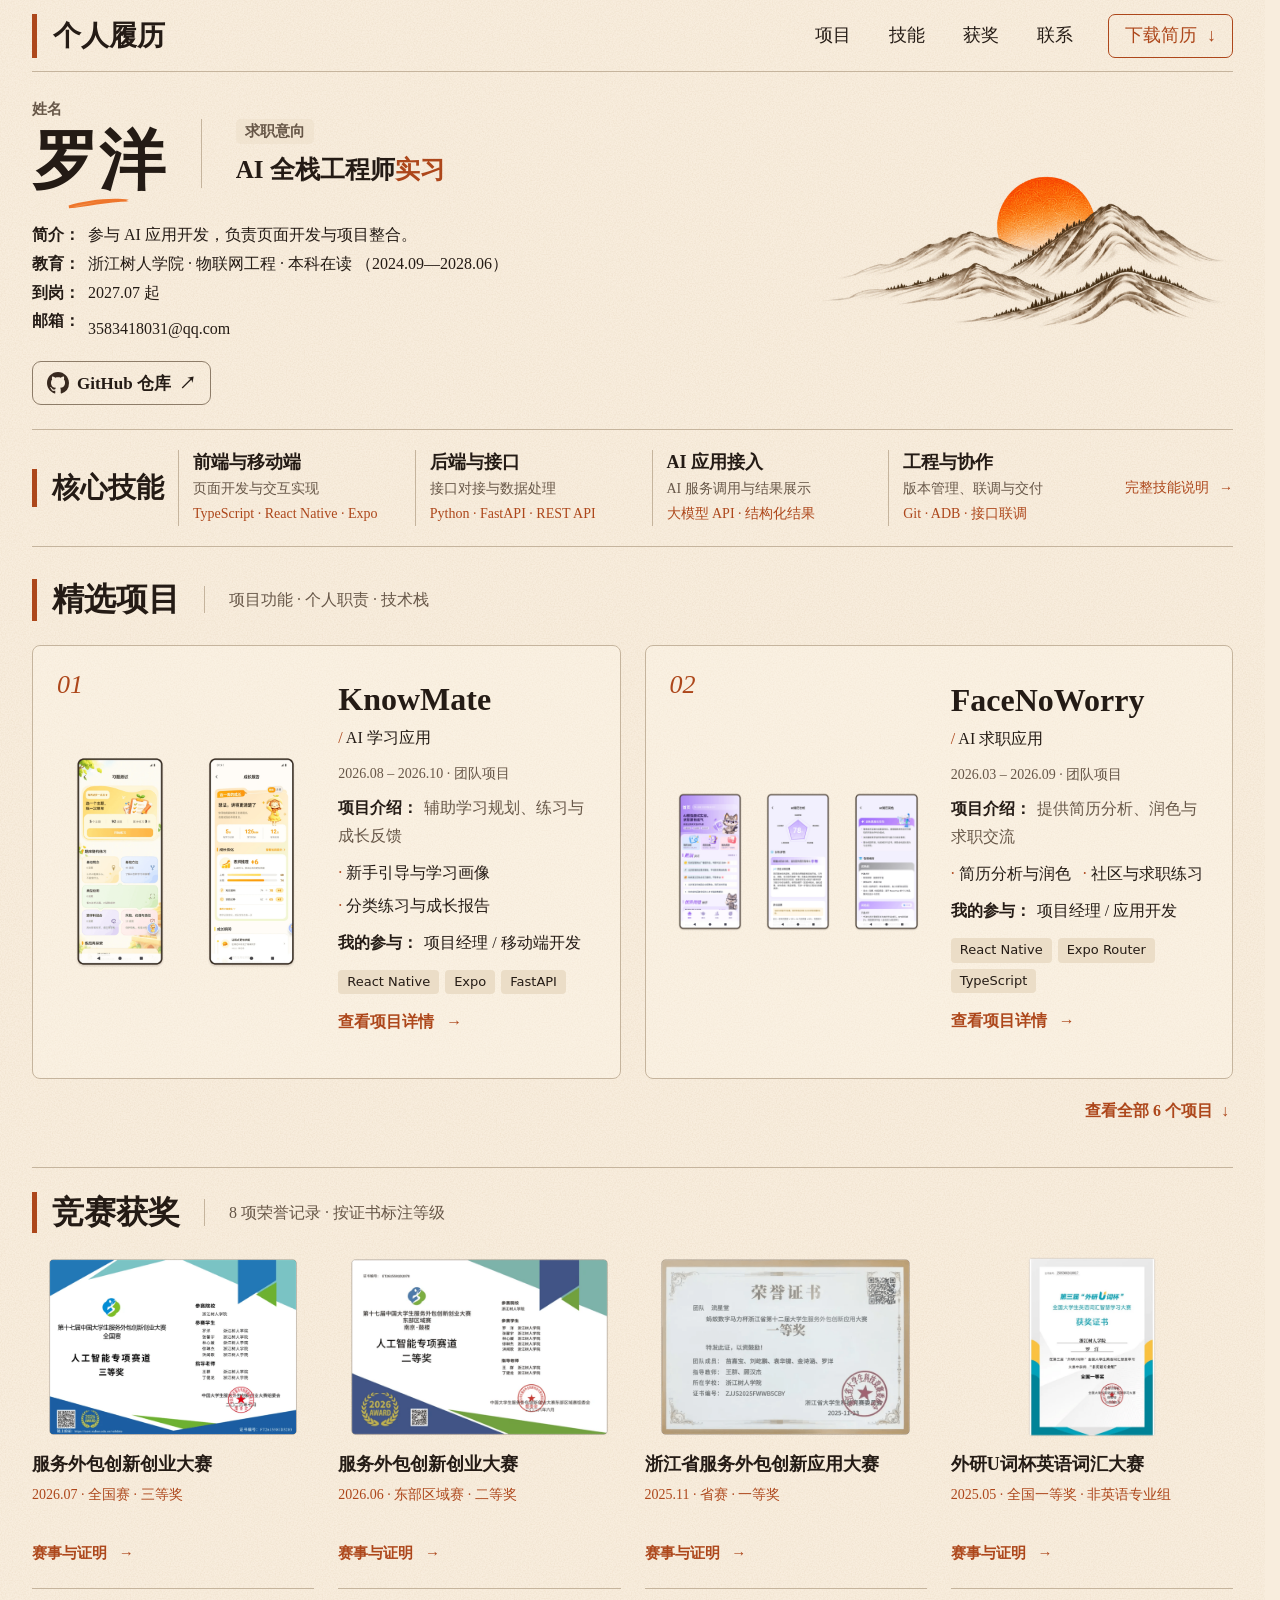
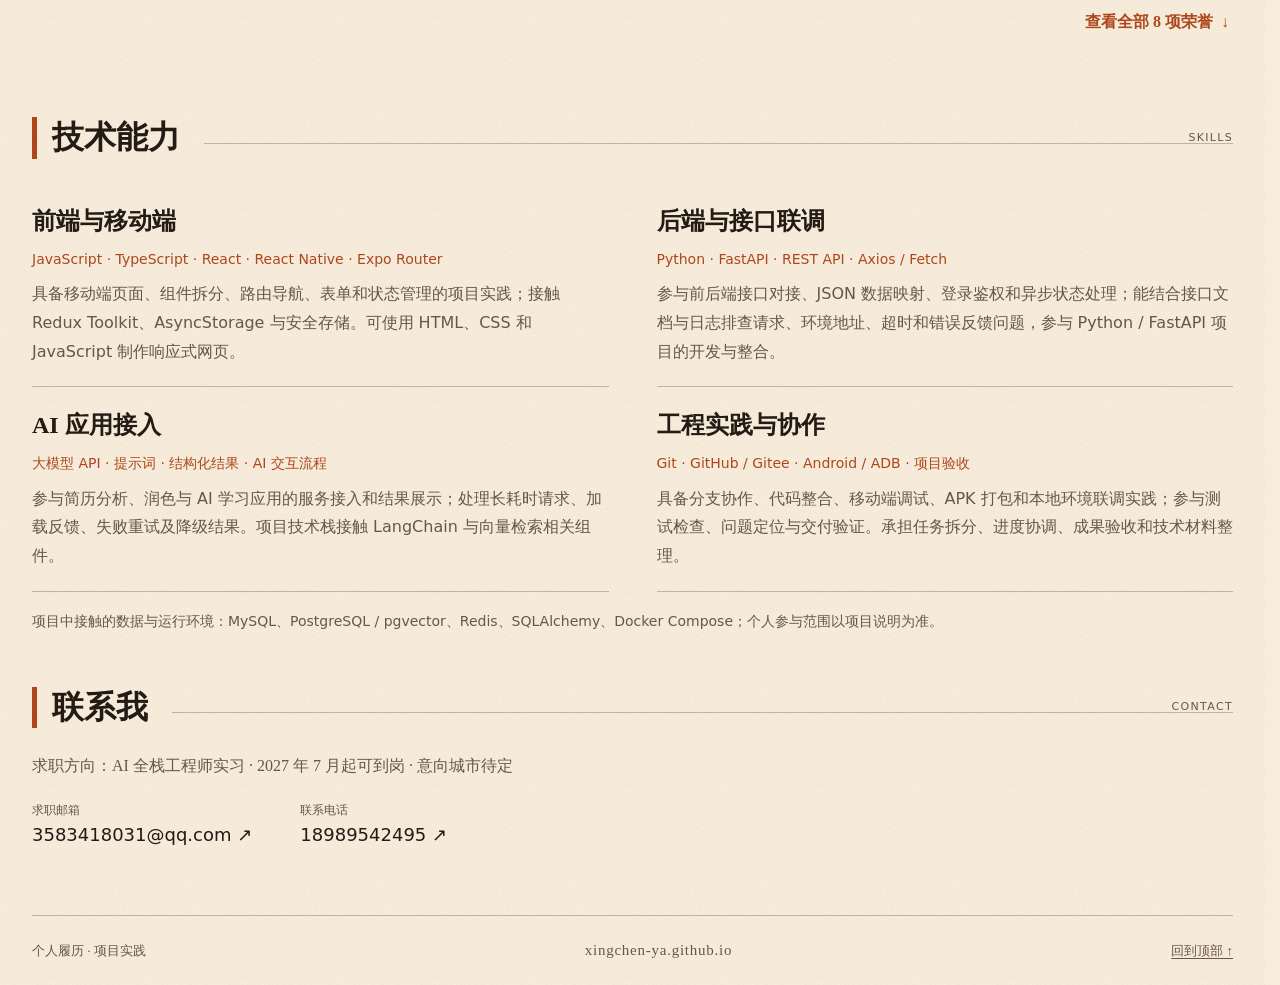
<file: index.html>
<!doctype html>
<html lang="zh-CN" data-type="service" data-motion="on">
<head>
  <meta charset="utf-8">
  <meta name="viewport" content="width=device-width, initial-scale=1">
  <title>罗洋｜个人履历 · AI 全栈工程师实习</title>
  <meta name="description" content="罗洋，物联网工程本科在读，求职 AI 全栈工程师实习，2027 年 7 月起可到岗。查看项目实践、技术能力和简历。">
  <meta name="page-type" content="service">
  <meta name="site-kind" content="other">
  <meta name="theme-color" content="#f6eddb">
  <meta property="og:title" content="罗洋｜个人履历 · AI 全栈工程师实习">
  <meta property="og:description" content="AI 学习、求职辅助、法律服务与医学影像项目实践。查看罗洋的作品、技术能力与简历。">
  <meta property="og:type" content="website">
  <link rel="icon" href="assets/mark.svg" type="image/svg+xml">
  <link rel="stylesheet" href="style.css?v=hierarchy-20261113">
  <link rel="stylesheet" href="profile.css?v=hierarchy-20261113">
  <script src="script.js?v=hierarchy-20261113" defer></script>
</head>
<body class="portfolio-restored portfolio-concise">
  <div class="page-shell">
  <a class="skip" href="#main">跳到正文</a>
  <header class="wrap site-header" id="top">
    <a class="wordmark" href="#top">个人履历</a>
    <nav aria-label="主导航">
      <a href="#projects">项目</a><a href="#skills">技能</a><a href="#awards">获奖</a><a href="#contact">联系</a>
      <a class="resume-link" href="assets/luo-yang-resume.pdf?v=resume-20261116-fonts-v8" download="罗洋-AI全栈工程师-实习简历.pdf">下载简历 <span aria-hidden="true">↓</span></a>
    </nav>
  </header>
  <main id="main">
    <section class="wrap hero profile-hero" aria-labelledby="hero-title" data-enter>
      <div class="hero-copy">
        <div class="profile-heading">
          <div class="profile-name"><p class="field-label">姓名</p><h1 id="hero-title">罗洋</h1></div>
          <div class="profile-intent"><p class="field-label">求职意向</p><p class="role">AI 全栈工程师<span class="internship-type">实习</span></p></div>
        </div>
        <div class="profile-details">
          <dl class="profile-facts">
            <div id="about"><dt>简介</dt><dd>参与 AI 应用开发，负责页面开发与项目整合。</dd></div>
            <div id="education"><dt>教育</dt><dd>浙江树人学院 · 物联网工程 · 本科在读 <span>（2024.09—2028.06）</span></dd></div>
            <div><dt>到岗</dt><dd>2027.07 起</dd></div>
            <div><dt>邮箱</dt><dd><a href="mailto:3583418031@qq.com">3583418031@qq.com</a></dd></div>
          </dl>
          <div class="actions"><a class="button" href="https://github.com/xingchen-ya"><img src="assets/restored/icon-github.svg" width="24" height="24" alt="">GitHub 仓库 <span aria-hidden="true">↗</span></a></div>
        </div>
      </div>
      <div class="hero-art" aria-hidden="true"><img src="assets/restored/mountains-sun.png" alt="" width="1440" height="600"></div>
    </section>
    <section class="wrap core-skills" aria-labelledby="core-skills-title">
      <h2 id="core-skills-title">核心技能</h2>
      <div class="core-skill"><h3>前端与移动端</h3><p>页面开发与交互实现</p><p class="core-keywords">TypeScript · React Native · Expo</p></div>
      <div class="core-skill"><h3>后端与接口</h3><p>接口对接与数据处理</p><p class="core-keywords">Python · FastAPI · REST API</p></div>
      <div class="core-skill"><h3>AI 应用接入</h3><p>AI 服务调用与结果展示</p><p class="core-keywords">大模型 API · 结构化结果</p></div>
      <div class="core-skill"><h3>工程与协作</h3><p>版本管理、联调与交付</p><p class="core-keywords">Git · ADB · 接口联调</p></div>
      <a class="full-skills-link" href="#skills">完整技能说明 <span aria-hidden="true">→</span></a>
    </section>
    <div class="wrap portfolio-stage">
      <section class="projects" id="projects" aria-labelledby="project-title">
        <div class="section-line"><h2 id="project-title">精选项目</h2><p class="section-description">项目功能 · 个人职责 · 技术栈</p></div>
        <div class="project-grid featured-project-grid">
      <article class="project" id="knowmate">
        <span class="project-number" aria-hidden="true">01</span>
        <div class="project-visual knowmate-visual">
          <a href="assets/knowmate-practice.webp" aria-label="查看KnowMate 练习页大图"><img src="assets/restored/previews/knowmate-practice.png" srcset="assets/restored/previews/knowmate-practice.png 360w, assets/restored/knowmate-practice.png 1080w" sizes="(max-width: 700px) 140px, 160px" alt="KnowMate 移动端练习页，展示模块化练习分类" width="1080" height="1920" loading="lazy"></a>
          <a href="assets/knowmate-growth.webp" aria-label="查看KnowMate 成长报告大图"><img src="assets/restored/previews/knowmate-growth.png" srcset="assets/restored/previews/knowmate-growth.png 360w, assets/restored/knowmate-growth.png 1080w" sizes="(max-width: 700px) 140px, 160px" alt="KnowMate 移动端成长报告界面" width="1080" height="1920" loading="lazy"></a>
        </div>
        <div class="project-copy">
          <h3>KnowMate <small><span>/</span> AI 学习应用</small></h3>
          <p class="project-meta">2026.08 – 2026.10 · 团队项目</p>
          <p class="project-overview"><strong>项目介绍</strong>辅助学习规划、练习与成长反馈</p>
          <ul class="feature-list" aria-label="重点功能"><li>新手引导与学习画像</li><li>分类练习与成长报告</li></ul>
          <p class="project-contribution"><strong>我的参与</strong>项目经理 / 移动端开发</p>
          <ul class="tags" aria-label="项目技术栈"><li>React Native</li><li>Expo</li><li>FastAPI</li></ul>
          <details>
            <summary>查看项目详情 <span aria-hidden="true">→</span></summary>
            <p class="detail-intro">面向 AI 学习场景，通过分类练习、上手引导和成长报告，帮助学习者规划下一步。</p>
            <dl>
              <dt>移动端开发</dt><dd>参与登录与新手引导、个人页和成长报告的页面开发及整合，使用 React Native、TypeScript 与 Expo Router 组织页面、路由和交互。</dd>
              <dt>流程与联调</dt><dd>参与 AI 故事引导流程、学习画像展示及接口联调，处理进度恢复、账号隔离、加载反馈与失败重试等状态。</dd>
              <dt>团队交付</dt><dd>负责模块分工与成果验收，整合成员页面和接口，整理演示流程、项目材料与答辩说明。</dd>
              <dt>展示说明</dt><dd>图中为练习页与成长报告的演示画面，演示数据不代表真实学习效果。日期为可核实的阶段开发记录。</dd>
            </dl>
            <a class="project-source" href="https://github.com/xingchen-ya/Digital_Intelligence">查看项目仓库 ↗</a>
          </details>
        </div>
      </article>
      <article class="project" id="facenoworry">
        <span class="project-number" aria-hidden="true">02</span>
        <div class="project-visual face-visual">
          <a href="assets/facenoworry-home.webp" aria-label="查看 FaceNoWorry 首页大图"><img src="assets/restored/previews/facenoworry-home.png" srcset="assets/restored/previews/facenoworry-home.png 360w, assets/restored/facenoworry-home.png 1080w" sizes="(max-width: 700px) 140px, 160px" alt="FaceNoWorry 首页，包含简历分析、润色和我的简历入口" width="1080" height="1920" loading="lazy"></a>
          <a href="assets/facenoworry-analysis.webp" aria-label="查看 FaceNoWorry 简历分析大图"><img src="assets/restored/previews/facenoworry-analysis.png" srcset="assets/restored/previews/facenoworry-analysis.png 360w, assets/restored/facenoworry-analysis.png 1080w" sizes="(max-width: 700px) 140px, 160px" alt="FaceNoWorry 简历分析演示，包含雷达图和分析详情" width="1080" height="1920" loading="lazy"></a>
          <a href="assets/facenoworry-polish.webp" aria-label="查看 FaceNoWorry 简历润色大图"><img src="assets/restored/previews/facenoworry-polish.png" srcset="assets/restored/previews/facenoworry-polish.png 360w, assets/restored/facenoworry-polish.png 1080w" sizes="(max-width: 700px) 140px, 160px" alt="FaceNoWorry 简历润色演示，包含润色前后对照" width="1080" height="1920" loading="lazy"></a>
        </div>
        <div class="project-copy">
          <h3>FaceNoWorry <small><span>/</span> AI 求职应用</small></h3>
          <p class="project-meta">2026.03 – 2026.09 · 团队项目</p>
          <p class="project-overview"><strong>项目介绍</strong>提供简历分析、润色与求职交流</p>
          <ul class="feature-list" aria-label="重点功能"><li>简历分析与润色</li><li>社区与求职练习</li></ul>
          <p class="project-contribution"><strong>我的参与</strong>项目经理 / 应用开发</p>
          <ul class="tags" aria-label="项目技术栈"><li>React Native</li><li>Expo Router</li><li>TypeScript</li></ul>
          <details>
            <summary>查看项目详情 <span aria-hidden="true">→</span></summary>
            <p class="detail-intro">面向求职准备的移动应用，包含简历分析与润色、练习和社区。点击页面图片可查看大图。</p>
            <dl>
              <dt>简历与 AI 接入</dt><dd>参与简历管理和分析、润色页面开发，接入生成及结果查询接口；围绕简历 ID 组织加载、结果展示、超时处理与失败重试。</dd>
              <dt>社区与登录</dt><dd>参与登录注册、新老用户判断，以及社区帖子、评论和关注等功能开发与接口对接；处理请求封装、鉴权状态和列表刷新。</dd>
              <dt>团队交付</dt><dd>负责任务分配、页面与交互验收、项目整合和答辩材料准备；根据开发问题协调前后端联调。</dd>
              <dt>验证范围</dt><dd>已有接口接入与部分登录流程验证记录；简历服务的完整在线端到端结果尚未确认。日期依据原始提交与阶段联调记录。</dd>
            </dl>
            <a class="project-source" href="https://gitee.com/hao_miao_miao/face-no-worry">查看团队仓库 ↗</a>
          </details>
        </div>
      </article>
        </div>
        <details class="collection-more" id="more-projects">
          <summary><span class="collection-label label-closed">查看全部 6 个项目</span><span class="collection-label label-open">收起其他项目</span><span class="collection-arrow" aria-hidden="true">↓</span></summary>
          <div class="project-grid additional-project-grid">
      <article class="project" id="fazhi">
        <span class="project-number" aria-hidden="true">03</span>
        <figure class="project-visual web-visual">
          <a href="assets/fazhi-contract-review.webp" aria-label="查看法智引擎合同审查演示大图"><img src="assets/restored/previews/fazhi-contract-review.png" srcset="assets/restored/previews/fazhi-contract-review.png 640w, assets/restored/fazhi-contract-review.png 1000w" sizes="(max-width: 700px) 320px, (max-width: 1250px) 480px, 300px" alt="法智引擎演示视频中的合同审查结果，显示风险说明、法律依据及修改建议" width="1000" height="569" loading="lazy"></a>
          <figcaption>合同审查 · 视频演示画面</figcaption>
        </figure>
        <div class="project-copy">
          <h3>法智引擎 <small><span>/</span> AI 法律服务平台</small></h3>
          <p class="project-meta">团队项目 · 法律咨询与文档处理</p>
          <p>面向个人、小微企业与基层法律服务场景，整合法律咨询、文书生成、合同审查、类案检索和合规自查。</p>
          <ul class="feature-list" aria-label="重点功能"><li>法律咨询与文书生成</li><li>合同审查与类案检索</li></ul>
          <ul class="tags" aria-label="项目技术方向"><li>Vue 3 / TypeScript</li><li>大模型服务</li><li>文档处理</li></ul>
          <details>
            <summary>查看详情 <span aria-hidden="true">→</span></summary>
            <dl>
              <dt>咨询与文书</dt><dd>演示覆盖咨询分类、多轮问答、历史会话与语音输入，以及模板选择、分步填表、文书预览、编辑、保存和导出操作。</dd>
              <dt>审查与检索</dt><dd>展示合同上传、风险分级、法律依据、修改建议和修正标记；支持类案搜索、案例详情、历史检索与收藏，以及场景化合规问卷。</dd>
              <dt>技术方案</dt><dd>设计文档采用 Vue 3、TypeScript、Vite、Arco Design 与 Node.js，涉及大模型服务、OCR、知识库与检索增强方案。底层部署与性能指标尚未复验。</dd>
              <dt>展示范围</dt><dd>内容依据设计文档与演示视频整理，展示录制时的功能流程；AI 输出用于辅助参考，不替代专业律师意见。</dd>
            </dl>
          </details>
          <div class="project-links"><a href="videos.html#fazhi">观看演示片段 ↗</a></div>
        </div>
      </article>
      <article class="project" id="breast-imaging">
        <span class="project-number" aria-hidden="true">04</span>
        <div class="project-visual workflow-visual" aria-label="文档描述的影像与诊断协作流程示意">
          <p class="workflow-label">医学影像与医患协作</p>
          <ol class="workflow-steps"><li><span>01 / 患者端</span>影像上传与批次管理</li><li><span>02 / 影像工作台</span>DICOM 浏览与报告管理</li><li><span>03 / 医生端</span>诊断申请与正式诊断</li></ol>
          <p class="workflow-caption">业务流程示意 · 依据项目交接文档</p>
        </div>
        <div class="project-copy">
          <h3>乳腺癌影像分析系统 <small><span>/</span> 医学影像应用</small></h3>
          <p class="project-meta">国家级创新创业项目 · 团队项目</p>
          <p>围绕医学影像管理与医患协作，组织多模态影像上传、DICOM 浏览、样本导入和报告管理，连接患者诊断申请与医生诊断流程。</p>
          <ul class="feature-list" aria-label="重点功能"><li>DICOM 与多模态影像</li><li>报告管理与医患协作</li></ul>
          <ul class="tags" aria-label="项目技术栈"><li>Vue 3</li><li>Spring Boot</li><li>DICOM / MySQL</li></ul>
          <details>
            <summary>查看详情 <span aria-hidden="true">→</span></summary>
            <dl>
              <dt>影像与样本</dt><dd>项目文档描述 DICOM 与常见图片上传、文件夹批量导入、MRI / 超声 / 钼靶影像组织，以及 BrEaST、MIAS、CBIS-DDSM 公开数据集的导入与样本索引。</dd>
              <dt>角色与流程</dt><dd>管理员、医生、患者三类角色；患者上传影像、查看批次报告并申请医生诊断，医生填写正式诊断，推进报告状态流转。</dd>
              <dt>工程结构</dt><dd>前端使用 Vue 3、TypeScript、Vite、Pinia、Element Plus 与 Cornerstone；后端采用 Spring Boot、MyBatis、MySQL 和 JWT，文档提供 Docker Compose 部署流程。</dd>
              <dt>实现边界</dt><dd>交接文档说明诊断与训练接口当前使用模拟数据，SAM2 分割仍需补接 Python / Py4J 服务；不将其表述为已完成的真实诊断、训练或临床验证成果。</dd>
            </dl>
            <a class="project-source" href="https://gitee.com/yuanxyz/rxa">查看团队仓库 ↗</a>
          </details>
        </div>
      </article>
      <article class="project" id="lingxi">
        <span class="project-number" aria-hidden="true">05</span>
        <figure class="project-visual web-visual">
          <a href="assets/lingxi-overview.webp" aria-label="查看灵犀学伴引导演示大图"><img src="assets/restored/previews/lingxi-overview.png" srcset="assets/restored/previews/lingxi-overview.png 640w, assets/restored/lingxi-overview.png 1000w" sizes="(max-width: 700px) 320px, (max-width: 1250px) 480px, 300px" alt="灵犀学伴视频展示个性化分析与陪伴学习的移动端引导画面" width="1000" height="577" loading="lazy"></a>
          <a href="assets/lingxi-learning.webp" aria-label="查看灵犀学伴测试报告演示大图"><img src="assets/restored/previews/lingxi-learning.png" srcset="assets/restored/previews/lingxi-learning.png 640w, assets/restored/lingxi-learning.png 1000w" sizes="(max-width: 700px) 320px, (max-width: 1250px) 480px, 300px" alt="灵犀学伴模拟测试完成页与结果分析功能介绍" width="1000" height="577" loading="lazy"></a>
          <figcaption>移动端体验 · 原视频演示画面</figcaption>
        </figure>
        <div class="project-copy">
          <h3>灵犀学伴 <small><span>/</span> AI 学习伙伴</small></h3>
          <p class="project-meta">团队作品 · 2025 年浙江省服务外包创新应用大赛一等奖</p>
          <p>通过画像问卷、新手任务、学习日历和课程练习，串联从学习规划到进度反馈的移动端体验，提供陪伴与学习激励。</p>
          <ul class="feature-list" aria-label="重点功能"><li>画像与新手引导</li><li>学习任务与打卡</li><li>练习报告与职业探索</li></ul>
          <ul class="tags" aria-label="项目技术与交互方向"><li>移动端交互</li><li>AI 学习流程</li><li>学习数据展示</li></ul>
          <details><summary>查看详情 <span aria-hidden="true">→</span></summary><dl>
            <dt>规划与激励</dt><dd>视频展示多步画像问卷、新手任务、任务反馈、积分奖励、学习日历与每日寄语，帮助用户建立学习节奏。</dd>
            <dt>学习与反馈</dt><dd>包含课程视频与评论、同步教材推荐、模拟测试、答题解析、算法配对练习，以及职业信息展示。</dd>
            <dt>配套 Web 项目</dt><dd>学习伙伴配套 Web 材料采用 React、TypeScript 和 Spring Boot，包含 AI、聊天与搜索模块，可通过项目仓库入口查看。</dd>
            <dt>展示与获奖</dt><dd>视频为录制时的演示，分数与任务数据不代表真实学习成效。省赛一等奖证书的团队为“流星堂”，列有罗洋，证书日期为 2025 年 11 月 23 日。</dd>
          </dl></details>
          <div class="project-links"><a href="videos.html#lingxi">观看演示片段 ↗</a><a href="#award-2025">查看获奖证明 ↗</a><a href="https://gitee.com/liu-yipeng2222/study-partner-ai">项目仓库 ↗</a></div>
        </div>
      </article>
      <article class="project" id="zhiling">
        <span class="project-number" aria-hidden="true">06</span>
        <figure class="project-visual web-visual">
          <a href="assets/zhiling-overview.webp" aria-label="查看智翎 AI 学习中心演示大图"><img src="assets/restored/previews/zhiling-overview.png" srcset="assets/restored/previews/zhiling-overview.png 640w, assets/restored/zhiling-overview.png 1000w" sizes="(max-width: 700px) 320px, (max-width: 1250px) 480px, 300px" alt="智翎智能学习平台的 AI 学习中心，包含学习分析、知识卡片、答疑和学习规划入口" width="1000" height="573" loading="lazy"></a>
          <a href="assets/zhiling-interview.webp" aria-label="查看智翎面试反馈演示大图"><img src="assets/restored/previews/zhiling-interview.png" srcset="assets/restored/previews/zhiling-interview.png 640w, assets/restored/zhiling-interview.png 1000w" sizes="(max-width: 700px) 320px, (max-width: 1250px) 480px, 300px" alt="智翎平台模拟面试反馈页面，展示回答评价、优势和改进建议" width="1000" height="573" loading="lazy"></a>
          <figcaption>AI 学习中心与面试反馈 · 原型演示画面</figcaption>
        </figure>
        <div class="project-copy">
          <h3>智翎智能学习平台 <small><span>/</span> 学习与就业辅助</small></h3>
          <p class="project-meta">团队项目 · A02 AI 智能·学习搭子赛题材料</p>
          <p>将学习画像、AI 规划、知识答疑与职业准备组织到同一 Web 平台，配套教学管理入口，衔接日常学习和求职练习。</p>
          <ul class="feature-list" aria-label="重点功能"><li>AI 规划与知识卡片</li><li>简历工坊与模拟面试</li><li>教学管理与计划跟踪</li></ul>
          <ul class="tags" aria-label="项目技术栈"><li>React / TypeScript</li><li>Spring Boot</li><li>MySQL / Redis</li></ul>
          <details><summary>查看详情 <span aria-hidden="true">→</span></summary><dl>
            <dt>学习流程</dt><dd>材料覆盖画像生成、目标与每日任务、课程学习、题库和错题、知识卡片、智能答疑、自习室及学习社区。</dd>
            <dt>职业与教学</dt><dd>演示包含简历信息填写、模拟面试反馈，以及管理端工作台、课堂列表、讨论区和教学计划安排。</dd>
            <dt>技术栈</dt><dd>前端依赖清单包含 React 18、TypeScript、Vite、Ant Design、Zustand 和 Axios；后端多模块项目使用 Java、Spring Boot、MyBatis、MySQL、Redis，另有 AI、聊天与搜索模块。</dd>
            <dt>方案边界</dt><dd>RAG、多智能体、知识图谱和情感分析等按解决方案描述，不将文档中的完成度、性能目标或模拟面试示例回答作为个人真实成果。</dd>
          </dl></details>
          <div class="project-links"><a href="videos.html#zhiling">观看演示片段 ↗</a><a href="https://gitee.com/liu-yipeng2222/study-partner-ai">项目仓库 ↗</a></div>
        </div>
      </article>
          </div>
      <aside class="related" aria-label="其他团队仓库">
        <h3>团队仓库</h3>
        <a href="https://gitee.com/liu-yipeng2222/study-partner-ai-admin-frontend-app">Study Partner AI 管理端 <span aria-hidden="true">↗</span></a>
      </aside>
        </details>
      </section>
      <section class="awards" id="awards" aria-labelledby="awards-title">
        <div class="section-line"><h2 id="awards-title">竞赛获奖</h2><p class="section-description">8 项荣誉记录 · 按证书标注等级</p></div>
        <div class="award-grid featured-award-grid">
        <article class="award-record" id="award-2026" data-award-level="全国赛 · 三等奖">
          <a class="award-image" href="assets/awards/outsourcing-2026-third.pdf" target="_blank" rel="noopener"><img src="assets/restored/previews/outsourcing-2026.png" srcset="assets/restored/previews/outsourcing-2026.png 640w, assets/restored/outsourcing-2026.png 1000w" sizes="(max-width: 700px) 320px, (max-width: 1250px) 480px, 300px" alt="第十七届中国大学生服务外包创新创业大赛，全国赛 · 三等奖的获奖证明" width="1000" height="714" loading="lazy"></a>
          <h3>服务外包创新创业大赛</h3>
          <p class="award-date">2026.07 · 全国赛 · 三等奖</p>

          <details><summary>赛事与证明 <span aria-hidden="true">→</span></summary>
            <p class="award-competition">第十七届中国大学生服务外包创新创业大赛</p>
            <p class="award-subtitle">人工智能专项赛道</p>
            <p class="award-practice"><strong>参赛实践</strong>以浙江树人学院参赛学生身份参与团队竞赛，获得全国赛人工智能专项赛道三等奖，积累人工智能主题的团队参赛经验。</p><p>全国赛人工智能专项赛道，面向高校团队开展人工智能竞赛实践。</p><p>证书编号：FT2615581D3283</p>
            <div class="award-links"><a href="assets/awards/outsourcing-2026-third.pdf" target="_blank" rel="noopener">查看证书 PDF ↗</a><a href="https://icert.xidian.edu.cn/validate" target="_blank" rel="noopener">证书验证入口 ↗</a></div>
          </details>
        </article>
        <article class="award-record" id="award-2026-east" data-award-level="东部区域赛 · 二等奖">
          <a class="award-image" href="assets/awards/outsourcing-2026-east.pdf" target="_blank" rel="noopener"><img src="assets/restored/previews/outsourcing-2026-east.png" srcset="assets/restored/previews/outsourcing-2026-east.png 640w, assets/restored/outsourcing-2026-east.png 1000w" sizes="(max-width: 700px) 320px, (max-width: 1250px) 480px, 300px" alt="第十七届中国大学生服务外包创新创业大赛，东部区域赛 · 二等奖的获奖证明" width="1000" height="691" loading="lazy"></a>
          <h3>服务外包创新创业大赛</h3>
          <p class="award-date">2026.06 · 东部区域赛 · 二等奖</p>

          <details><summary>赛事与证明 <span aria-hidden="true">→</span></summary>
            <p class="award-competition">第十七届中国大学生服务外包创新创业大赛</p>
            <p class="award-subtitle">东部区域赛 · 南京·鼓楼 · 人工智能专项赛道</p>
            <p class="award-practice"><strong>参赛实践</strong>作为团队参赛成员参加南京·鼓楼东部区域赛，获得人工智能专项赛道二等奖，记录团队在区域赛阶段的参赛成果。</p><p>服务外包创新创业大赛的区域赛阶段，本证书对应人工智能专项赛道。</p><p>证书编号：ET2615581D2078</p>
            <div class="award-links"><a href="assets/awards/outsourcing-2026-east.pdf" target="_blank" rel="noopener">查看证书 PDF ↗</a></div>
          </details>
        </article>
        <article class="award-record" id="award-2025" data-award-level="省赛 · 一等奖">
          <a class="award-image" href="assets/awards/outsourcing-2025-first.jpg" target="_blank" rel="noopener"><img src="assets/restored/previews/outsourcing-2025.png" srcset="assets/restored/previews/outsourcing-2025.png 640w, assets/restored/outsourcing-2025.png 1000w" sizes="(max-width: 700px) 320px, (max-width: 1250px) 480px, 300px" alt="浙江省第十二届大学生服务外包创新应用大赛，省赛 · 一等奖的获奖证明" width="1000" height="712" loading="lazy"></a>
          <h3>浙江省服务外包创新应用大赛</h3>
          <p class="award-date">2025.11 · 省赛 · 一等奖</p>

          <details><summary>赛事与证明 <span aria-hidden="true">→</span></summary>
            <p class="award-competition">浙江省第十二届大学生服务外包创新应用大赛</p>
            <p class="award-subtitle">流星堂团队 · 灵犀学伴</p>
            <p class="award-practice"><strong>参赛实践</strong>作为流星堂团队成员，以灵犀学伴参加省赛并获得一等奖。作品展示画像引导、学习任务、课程练习与进度反馈等移动端学习体验。</p><p>围绕软件服务与创新应用开展的省级赛事，以团队作品参加评审。</p><p>证书编号：ZJJS2025FWWB5CBY</p>
            <div class="award-links"><a href="assets/awards/outsourcing-2025-first.jpg" target="_blank" rel="noopener">查看获奖证明 ↗</a><a href="#lingxi">查看项目 →</a></div>
          </details>
        </article>
        <article class="award-record" id="award-english" data-award-level="全国一等奖 · 非英语专业组">
          <a class="award-image" href="assets/awards/vocabulary-2025-first.jpg" target="_blank" rel="noopener"><img src="assets/restored/previews/vocabulary-2025.png" srcset="assets/restored/previews/vocabulary-2025.png 640w, assets/restored/vocabulary-2025.png 1000w" sizes="(max-width: 700px) 320px, (max-width: 1250px) 480px, 300px" alt="第三届“外研U词杯”全国大学生英语词汇智慧学习大赛，全国一等奖 · 非英语专业组的获奖证明" width="1000" height="1403" loading="lazy"></a>
          <h3>外研U词杯英语词汇大赛</h3>
          <p class="award-date">2025.05 · 全国一等奖 · 非英语专业组</p>

          <details><summary>赛事与证明 <span aria-hidden="true">→</span></summary>
            <p class="award-competition">第三届“外研U词杯”全国大学生英语词汇智慧学习大赛</p>
            <p class="award-subtitle">个人参赛 · 英语词汇学习与应用</p>
            <p class="award-practice"><strong>参赛实践</strong>以非英语专业组选手身份独立参加英语词汇竞赛，获得全国一等奖，将词汇学习积累应用于限时作答。</p><p>以英语词汇学习和应用为核心，分英语专业组与非英语专业组，按得分及作答时长综合排名。</p><p>证书编号：25053002410017</p>
            <div class="award-links"><a href="assets/awards/vocabulary-2025-first.jpg" target="_blank" rel="noopener">查看获奖证明 ↗</a><a href="https://heep.fltrp.com/contents/385738381084200960?type=1" target="_blank" rel="noopener">赛事说明 ↗</a></div>
          </details>
        </article>
        </div>
        <details class="collection-more" id="more-awards">
          <summary><span class="collection-label label-closed">查看全部 8 项荣誉</span><span class="collection-label label-open">收起其他荣誉</span><span class="collection-arrow" aria-hidden="true">↓</span></summary>
          <div class="award-grid additional-award-grid">
        <article class="award-record" id="award-robot-creative" data-award-level="校赛 · 一等奖">
          <a class="award-image" href="assets/awards/robot-creative-first.jpg" target="_blank" rel="noopener"><img src="assets/restored/previews/robot-creative.png" srcset="assets/restored/previews/robot-creative.png 640w, assets/restored/robot-creative.png 1000w" sizes="(max-width: 700px) 320px, (max-width: 1250px) 480px, 300px" alt="第一届浙江树人学院大学生智能机器人创意竞赛，校赛 · 一等奖的获奖证明" width="1000" height="2141" loading="lazy"></a>
          <h3>浙江树人学院机器人创意竞赛</h3>
          <p class="award-date">校赛记录 · 校赛 · 一等奖</p>

          <details><summary>赛事与证明 <span aria-hidden="true">→</span></summary>
            <p class="award-competition">第一届浙江树人学院大学生智能机器人创意竞赛</p>
            <p class="award-subtitle">仿章鱼软体多功能机器人 · 无限进步团队</p>
            <p class="award-practice"><strong>参赛实践</strong>作为“无限进步”团队成员参与仿章鱼软体多功能机器人方案，以章鱼触手仿生结构和 3D 打印为设计思路，参加主题一无实物创意设计，作品获校赛一等奖。</p><p>机器人创意设计类校赛；本作品申报主题一“无实物”类别，以方案与设计创意参赛。</p>
            <div class="award-links"><a href="assets/awards/robot-creative-first.jpg" target="_blank" rel="noopener">查看获奖证明 ↗</a><a href="assets/awards/robot-creative-entry.png" target="_blank" rel="noopener">查看参赛记录 ↗</a></div>
          </details>
        </article>
        <article class="award-record" id="award-robot-combat" data-award-level="校赛 · 二等奖">
          <a class="award-image" href="assets/awards/robot-combat-second.pdf" target="_blank" rel="noopener"><img src="assets/restored/previews/robot-combat.png" srcset="assets/restored/previews/robot-combat.png 640w, assets/restored/robot-combat.png 1000w" sizes="(max-width: 700px) 320px, (max-width: 1250px) 480px, 300px" alt="第一届浙江树人学院大学生智能机器人创意竞赛，校赛 · 二等奖的获奖证明" width="1000" height="715" loading="lazy"></a>
          <h3>浙江树人学院机器人创意竞赛</h3>
          <p class="award-date">2025.06 · 校赛 · 二等奖</p>

          <details><summary>赛事与证明 <span aria-hidden="true">→</span></summary>
            <p class="award-competition">第一届浙江树人学院大学生智能机器人创意竞赛</p>
            <p class="award-subtitle">轮式机器人格斗 C</p>
            <p class="award-practice"><strong>参赛实践</strong>与队友共同参加轮式机器人格斗 C 校级竞赛，获得二等奖，积累机器人竞技场景下的团队参赛经验。</p><p>校级智能机器人竞赛中的轮式机器人格斗 C 项目，以机器人竞技为参赛方向。</p>
            <div class="award-links"><a href="assets/awards/robot-combat-second.pdf" target="_blank" rel="noopener">查看证书 PDF ↗</a></div>
          </details>
        </article>
        <article class="award-record" id="award-school-2025" data-award-level="校赛 · 一等奖">
          <a class="award-image" href="assets/awards/outsourcing-school-2025-first.jpg" target="_blank" rel="noopener"><img src="assets/restored/previews/outsourcing-school-2025.png" srcset="assets/restored/previews/outsourcing-school-2025.png 640w, assets/restored/outsourcing-school-2025.png 1000w" sizes="(max-width: 700px) 320px, (max-width: 1250px) 480px, 300px" alt="浙江树人学院第十届服务外包创新应用大赛，校赛 · 一等奖的获奖证明" width="1000" height="755" loading="lazy"></a>
          <h3>浙江树人学院服务外包大赛</h3>
          <p class="award-date">2025.10 · 校赛 · 一等奖</p>

          <details><summary>赛事与证明 <span aria-hidden="true">→</span></summary>
            <p class="award-competition">浙江树人学院第十届服务外包创新应用大赛</p>
            <p class="award-subtitle">团队竞赛 · 灵犀学伴相关获奖记录</p>
            <p class="award-practice"><strong>参赛实践</strong>与团队共同参加校级服务外包创新应用大赛，获得一等奖；同一参赛成员组合在后续省赛中获得一等奖，形成校赛到省赛的阶段性参赛记录。</p><p>面向校内团队的软件服务与创新应用竞赛，证书所列参赛成员与后续省赛团队一致。</p>
            <div class="award-links"><a href="assets/awards/outsourcing-school-2025-first.jpg" target="_blank" rel="noopener">查看获奖证明 ↗</a><a href="#lingxi">查看项目 →</a></div>
          </details>
        </article>
        <article class="award-record" id="award-school-2026" data-award-level="校级选拔赛 · 二等奖">
          <a class="award-image" href="assets/awards/outsourcing-school-2026-second.jpg" target="_blank" rel="noopener"><img src="assets/restored/previews/outsourcing-school-2026.png" srcset="assets/restored/previews/outsourcing-school-2026.png 640w, assets/restored/outsourcing-school-2026.png 1000w" sizes="(max-width: 700px) 320px, (max-width: 1250px) 480px, 300px" alt="2026 年浙江树人学院全国服务外包创新创业大赛选拔赛，校级选拔赛 · 二等奖的获奖证明" width="1000" height="723" loading="lazy"></a>
          <h3>服务外包大赛校级选拔赛</h3>
          <p class="award-date">2026.06 · 校级选拔赛 · 二等奖</p>

          <details><summary>赛事与证明 <span aria-hidden="true">→</span></summary>
            <p class="award-competition">2026 年浙江树人学院全国服务外包创新创业大赛选拔赛</p>
            <p class="award-subtitle">团队竞赛 · 校级选拔</p>
            <p class="award-practice"><strong>参赛实践</strong>与团队共同参加 2026 年全国服务外包创新创业大赛校级选拔赛，获得二等奖，完成校级赛事的团队参赛实践。</p><p>全国服务外包创新创业大赛的校内选拔赛事，以团队参赛作品接受评审。</p>
            <div class="award-links"><a href="assets/awards/outsourcing-school-2026-second.jpg" target="_blank" rel="noopener">查看获奖证明 ↗</a></div>
          </details>
        </article>
          </div>
        </details>
      </section>
    </div>
    <div class="portfolio-profile">
    <section class="wrap skills" id="skills" aria-labelledby="skills-title">
      <div class="section-line"><h2 id="skills-title">技术能力</h2><span aria-hidden="true">SKILLS</span></div>
      <div class="skill-grid">
        <article><h3>前端与移动端</h3><p class="skill-keywords">JavaScript · TypeScript · React · React Native · Expo Router</p><p>具备移动端页面、组件拆分、路由导航、表单和状态管理的项目实践；接触 Redux Toolkit、AsyncStorage 与安全存储。可使用 HTML、CSS 和 JavaScript 制作响应式网页。</p></article>
        <article><h3>后端与接口联调</h3><p class="skill-keywords">Python · FastAPI · REST API · Axios / Fetch</p><p>参与前后端接口对接、JSON 数据映射、登录鉴权和异步状态处理；能结合接口文档与日志排查请求、环境地址、超时和错误反馈问题，参与 Python / FastAPI 项目的开发与整合。</p></article>
        <article><h3>AI 应用接入</h3><p class="skill-keywords">大模型 API · 提示词 · 结构化结果 · AI 交互流程</p><p>参与简历分析、润色与 AI 学习应用的服务接入和结果展示；处理长耗时请求、加载反馈、失败重试及降级结果。项目技术栈接触 LangChain 与向量检索相关组件。</p></article>
        <article><h3>工程实践与协作</h3><p class="skill-keywords">Git · GitHub / Gitee · Android / ADB · 项目验收</p><p>具备分支协作、代码整合、移动端调试、APK 打包和本地环境联调实践；参与测试检查、问题定位与交付验证。承担任务拆分、进度协调、成果验收和技术材料整理。</p></article>
      </div>
      <p class="stack-context">项目中接触的数据与运行环境：MySQL、PostgreSQL / pgvector、Redis、SQLAlchemy、Docker Compose；个人参与范围以项目说明为准。</p>
    </section>
    <section class="wrap contact" id="contact" aria-labelledby="contact-title">
      <div class="section-line"><h2 id="contact-title">联系我</h2><span aria-hidden="true">CONTACT</span></div>
      <p class="contact-intro">求职方向：AI 全栈工程师实习 · 2027 年 7 月起可到岗 · 意向城市待定</p>
      <div class="contact-links"><a href="mailto:3583418031@qq.com"><span>求职邮箱</span>3583418031@qq.com ↗</a><a href="tel:18989542495"><span>联系电话</span>18989542495 ↗</a></div>
    </section>
    </div>
  </main>
  <footer class="wrap footer"><span>个人履历 · 项目实践</span><span class="portfolio-address">xingchen-ya.github.io</span><a href="#top">回到顶部 ↑</a></footer>
  </div>
  <dialog class="image-viewer" aria-labelledby="viewer-title">
    <header class="viewer-header">
      <div><h2 id="viewer-title">项目截图</h2><p id="viewer-count" aria-live="polite"></p></div>
      <form method="dialog"><button class="viewer-button" aria-label="关闭图片预览" autofocus>关闭 ×</button></form>
    </header>
    <div class="viewer-stage">
      <img class="viewer-image" alt="">
      <p class="viewer-status" role="status"></p>
    </div>
    <div class="viewer-controls">
      <button class="viewer-button" type="button" data-previous>← 上一张</button>
      <a class="viewer-original" target="_blank" rel="noopener">打开原图 ↗</a>
      <button class="viewer-button" type="button" data-next>下一张 →</button>
    </div>
  </dialog>
</body>
</html>
</file>
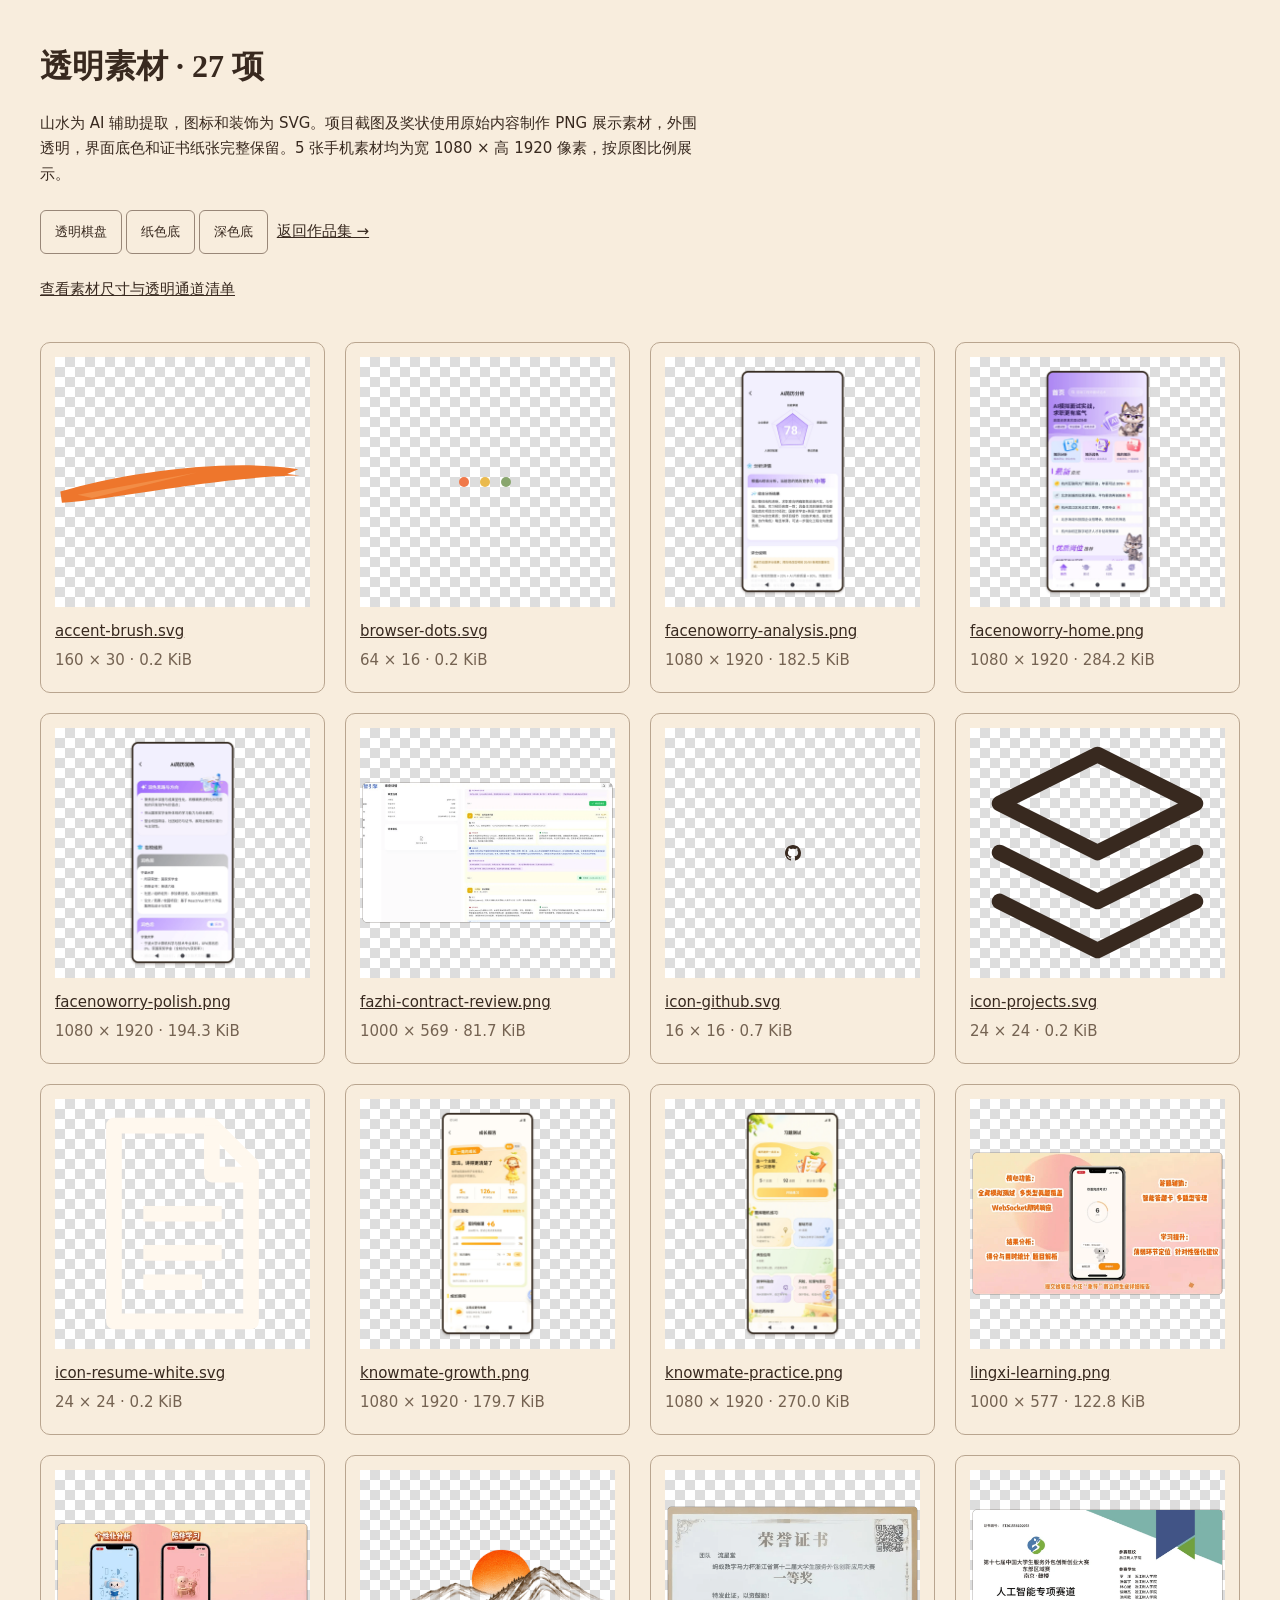
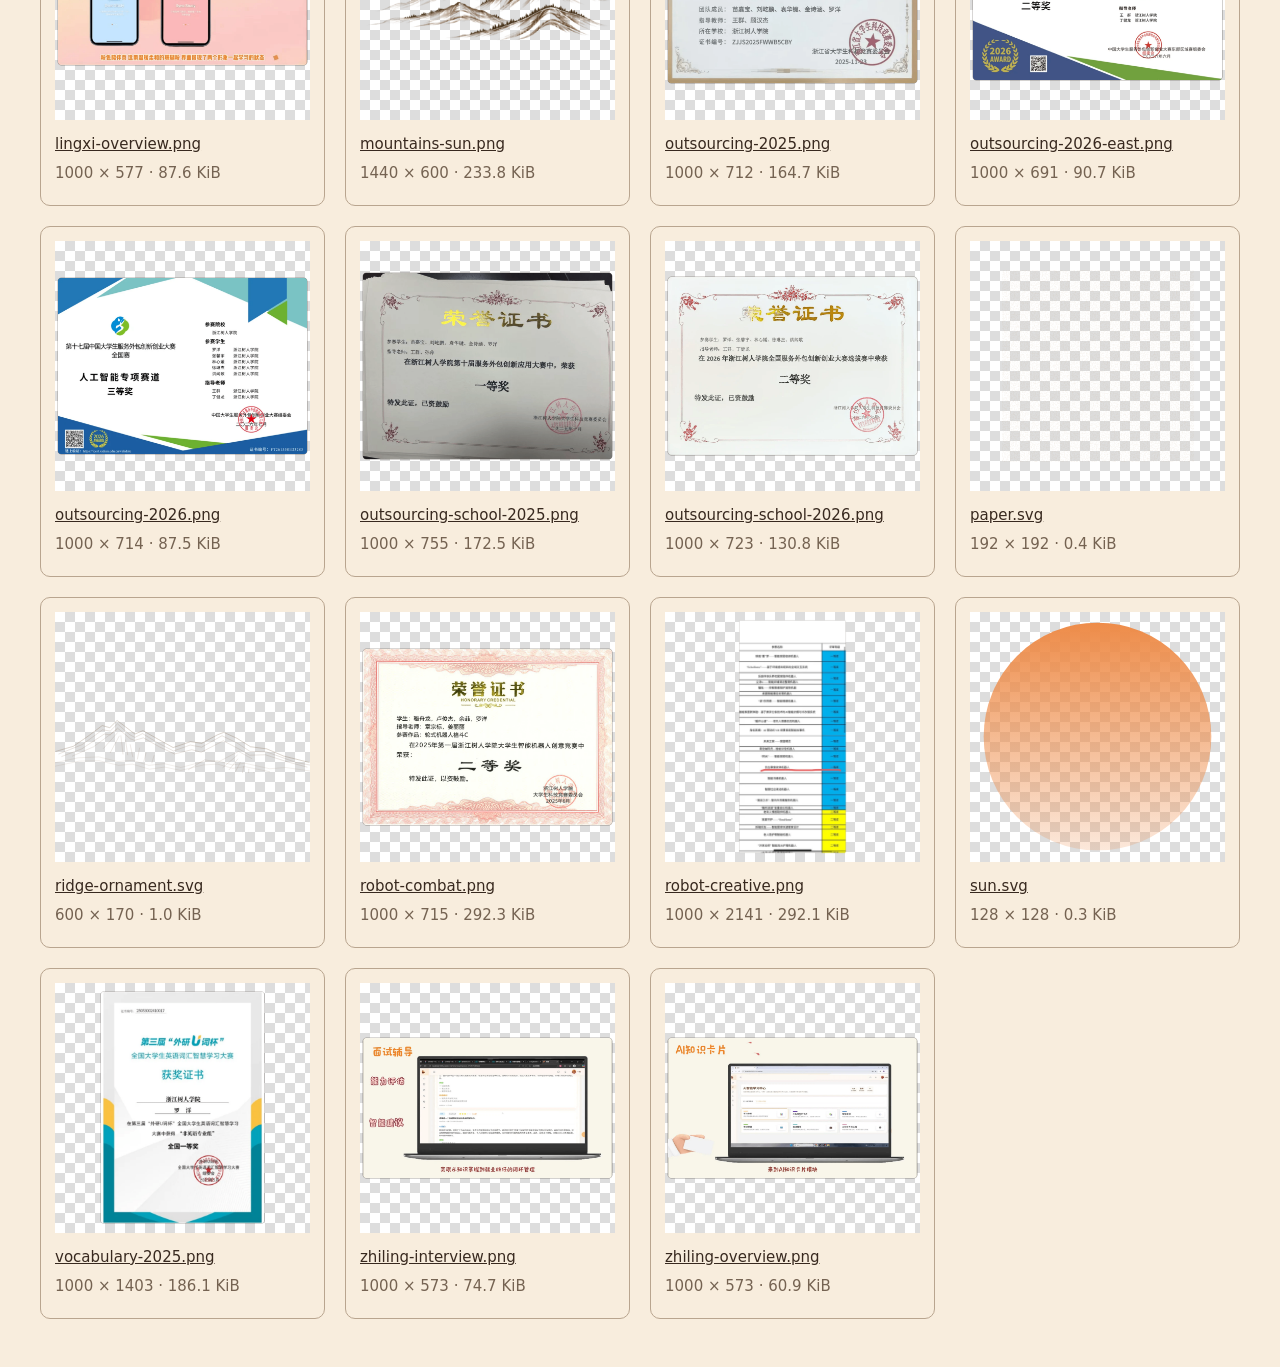
<file: assets-preview.html>
<!doctype html><html lang="zh-CN"><head><meta charset="utf-8"><meta name="viewport" content="width=device-width,initial-scale=1"><title>透明素材预览｜罗洋</title><style>body{margin:0;background:#f8eddd;color:#38291f;font:15px/1.7 system-ui;padding:24px}header,.grid{max-width:1200px;margin:auto}h1{font:700 32px serif}p{max-width:70ch}a{color:inherit;overflow-wrap:anywhere}button{min-height:44px;margin:8px 4px 8px 0;padding:8px 14px;border:1px solid #998778;border-radius:6px;background:transparent;color:inherit;cursor:pointer}.grid{display:grid;grid-template-columns:repeat(auto-fit,minmax(240px,1fr));gap:20px;padding-block:24px}article{min-width:0;border:1px solid #b9a58f;border-radius:10px;padding:14px}article p{color:#756352;margin:4px 0}.art{height:250px;display:grid;place-items:center;margin-bottom:12px;background-color:#fff;background-image:linear-gradient(45deg,#ddd 25%,transparent 25%),linear-gradient(-45deg,#ddd 25%,transparent 25%),linear-gradient(45deg,transparent 75%,#ddd 75%),linear-gradient(-45deg,transparent 75%,#ddd 75%);background-size:20px 20px;background-position:0 0,0 10px,10px -10px,-10px 0}.art img{max-width:100%;max-height:235px;object-fit:contain}body.dark .art{background:#252a33}body.paper .art{background:#f8eddd}:focus-visible{outline:2px solid #ad471b;outline-offset:3px}</style></head><body><header><h1>透明素材 · 27 项</h1><p>山水为 AI 辅助提取，图标和装饰为 SVG。项目截图及奖状使用原始内容制作 PNG 展示素材，外围透明，界面底色和证书纸张完整保留。5 张手机素材均为宽 1080 × 高 1920 像素，按原图比例展示。</p><button type="button" data-theme="">透明棋盘</button><button type="button" data-theme="paper">纸色底</button><button type="button" data-theme="dark">深色底</button> <a href="index.html">返回作品集 →</a><p><a href="assets/restored/manifest.json">查看素材尺寸与透明通道清单</a></p></header><main class="grid"><article><div class="art"><img src="assets/restored/accent-brush.svg" alt="accent-brush.svg" loading="lazy"></div><a href="assets/restored/accent-brush.svg" download>accent-brush.svg</a><p>160 × 30 · 0.2 KiB</p></article>
<article><div class="art"><img src="assets/restored/browser-dots.svg" alt="browser-dots.svg" loading="lazy"></div><a href="assets/restored/browser-dots.svg" download>browser-dots.svg</a><p>64 × 16 · 0.2 KiB</p></article>
<article><div class="art"><img src="assets/restored/facenoworry-analysis.png" alt="facenoworry-analysis.png" loading="lazy"></div><a href="assets/restored/facenoworry-analysis.png" download>facenoworry-analysis.png</a><p>1080 × 1920 · 182.5 KiB</p></article>
<article><div class="art"><img src="assets/restored/facenoworry-home.png" alt="facenoworry-home.png" loading="lazy"></div><a href="assets/restored/facenoworry-home.png" download>facenoworry-home.png</a><p>1080 × 1920 · 284.2 KiB</p></article>
<article><div class="art"><img src="assets/restored/facenoworry-polish.png" alt="facenoworry-polish.png" loading="lazy"></div><a href="assets/restored/facenoworry-polish.png" download>facenoworry-polish.png</a><p>1080 × 1920 · 194.3 KiB</p></article>
<article><div class="art"><img src="assets/restored/fazhi-contract-review.png" alt="fazhi-contract-review.png" loading="lazy"></div><a href="assets/restored/fazhi-contract-review.png" download>fazhi-contract-review.png</a><p>1000 × 569 · 81.7 KiB</p></article>
<article><div class="art"><img src="assets/restored/icon-github.svg" alt="icon-github.svg" loading="lazy"></div><a href="assets/restored/icon-github.svg" download>icon-github.svg</a><p>16 × 16 · 0.7 KiB</p></article>
<article><div class="art"><img src="assets/restored/icon-projects.svg" alt="icon-projects.svg" loading="lazy"></div><a href="assets/restored/icon-projects.svg" download>icon-projects.svg</a><p>24 × 24 · 0.2 KiB</p></article>
<article><div class="art"><img src="assets/restored/icon-resume-white.svg" alt="icon-resume-white.svg" loading="lazy"></div><a href="assets/restored/icon-resume-white.svg" download>icon-resume-white.svg</a><p>24 × 24 · 0.2 KiB</p></article>
<article><div class="art"><img src="assets/restored/knowmate-growth.png" alt="knowmate-growth.png" loading="lazy"></div><a href="assets/restored/knowmate-growth.png" download>knowmate-growth.png</a><p>1080 × 1920 · 179.7 KiB</p></article>
<article><div class="art"><img src="assets/restored/knowmate-practice.png" alt="knowmate-practice.png" loading="lazy"></div><a href="assets/restored/knowmate-practice.png" download>knowmate-practice.png</a><p>1080 × 1920 · 270.0 KiB</p></article>
<article><div class="art"><img src="assets/restored/lingxi-learning.png" alt="lingxi-learning.png" loading="lazy"></div><a href="assets/restored/lingxi-learning.png" download>lingxi-learning.png</a><p>1000 × 577 · 122.8 KiB</p></article>
<article><div class="art"><img src="assets/restored/lingxi-overview.png" alt="lingxi-overview.png" loading="lazy"></div><a href="assets/restored/lingxi-overview.png" download>lingxi-overview.png</a><p>1000 × 577 · 87.6 KiB</p></article>
<article><div class="art"><img src="assets/restored/mountains-sun.png" alt="mountains-sun.png" loading="lazy"></div><a href="assets/restored/mountains-sun.png" download>mountains-sun.png</a><p>1440 × 600 · 233.8 KiB</p></article>
<article><div class="art"><img src="assets/restored/outsourcing-2025.png" alt="outsourcing-2025.png" loading="lazy"></div><a href="assets/restored/outsourcing-2025.png" download>outsourcing-2025.png</a><p>1000 × 712 · 164.7 KiB</p></article>
<article><div class="art"><img src="assets/restored/outsourcing-2026-east.png" alt="outsourcing-2026-east.png" loading="lazy"></div><a href="assets/restored/outsourcing-2026-east.png" download>outsourcing-2026-east.png</a><p>1000 × 691 · 90.7 KiB</p></article>
<article><div class="art"><img src="assets/restored/outsourcing-2026.png" alt="outsourcing-2026.png" loading="lazy"></div><a href="assets/restored/outsourcing-2026.png" download>outsourcing-2026.png</a><p>1000 × 714 · 87.5 KiB</p></article>
<article><div class="art"><img src="assets/restored/outsourcing-school-2025.png" alt="outsourcing-school-2025.png" loading="lazy"></div><a href="assets/restored/outsourcing-school-2025.png" download>outsourcing-school-2025.png</a><p>1000 × 755 · 172.5 KiB</p></article>
<article><div class="art"><img src="assets/restored/outsourcing-school-2026.png" alt="outsourcing-school-2026.png" loading="lazy"></div><a href="assets/restored/outsourcing-school-2026.png" download>outsourcing-school-2026.png</a><p>1000 × 723 · 130.8 KiB</p></article>
<article><div class="art"><img src="assets/restored/paper.svg" alt="paper.svg" loading="lazy"></div><a href="assets/restored/paper.svg" download>paper.svg</a><p>192 × 192 · 0.4 KiB</p></article>
<article><div class="art"><img src="assets/restored/ridge-ornament.svg" alt="ridge-ornament.svg" loading="lazy"></div><a href="assets/restored/ridge-ornament.svg" download>ridge-ornament.svg</a><p>600 × 170 · 1.0 KiB</p></article>
<article><div class="art"><img src="assets/restored/robot-combat.png" alt="robot-combat.png" loading="lazy"></div><a href="assets/restored/robot-combat.png" download>robot-combat.png</a><p>1000 × 715 · 292.3 KiB</p></article>
<article><div class="art"><img src="assets/restored/robot-creative.png" alt="robot-creative.png" loading="lazy"></div><a href="assets/restored/robot-creative.png" download>robot-creative.png</a><p>1000 × 2141 · 292.1 KiB</p></article>
<article><div class="art"><img src="assets/restored/sun.svg" alt="sun.svg" loading="lazy"></div><a href="assets/restored/sun.svg" download>sun.svg</a><p>128 × 128 · 0.3 KiB</p></article>
<article><div class="art"><img src="assets/restored/vocabulary-2025.png" alt="vocabulary-2025.png" loading="lazy"></div><a href="assets/restored/vocabulary-2025.png" download>vocabulary-2025.png</a><p>1000 × 1403 · 186.1 KiB</p></article>
<article><div class="art"><img src="assets/restored/zhiling-interview.png" alt="zhiling-interview.png" loading="lazy"></div><a href="assets/restored/zhiling-interview.png" download>zhiling-interview.png</a><p>1000 × 573 · 74.7 KiB</p></article>
<article><div class="art"><img src="assets/restored/zhiling-overview.png" alt="zhiling-overview.png" loading="lazy"></div><a href="assets/restored/zhiling-overview.png" download>zhiling-overview.png</a><p>1000 × 573 · 60.9 KiB</p></article></main><script>for(const button of document.querySelectorAll('[data-theme]'))button.addEventListener('click',()=>document.body.className=button.dataset.theme);</script></body></html>
</file>
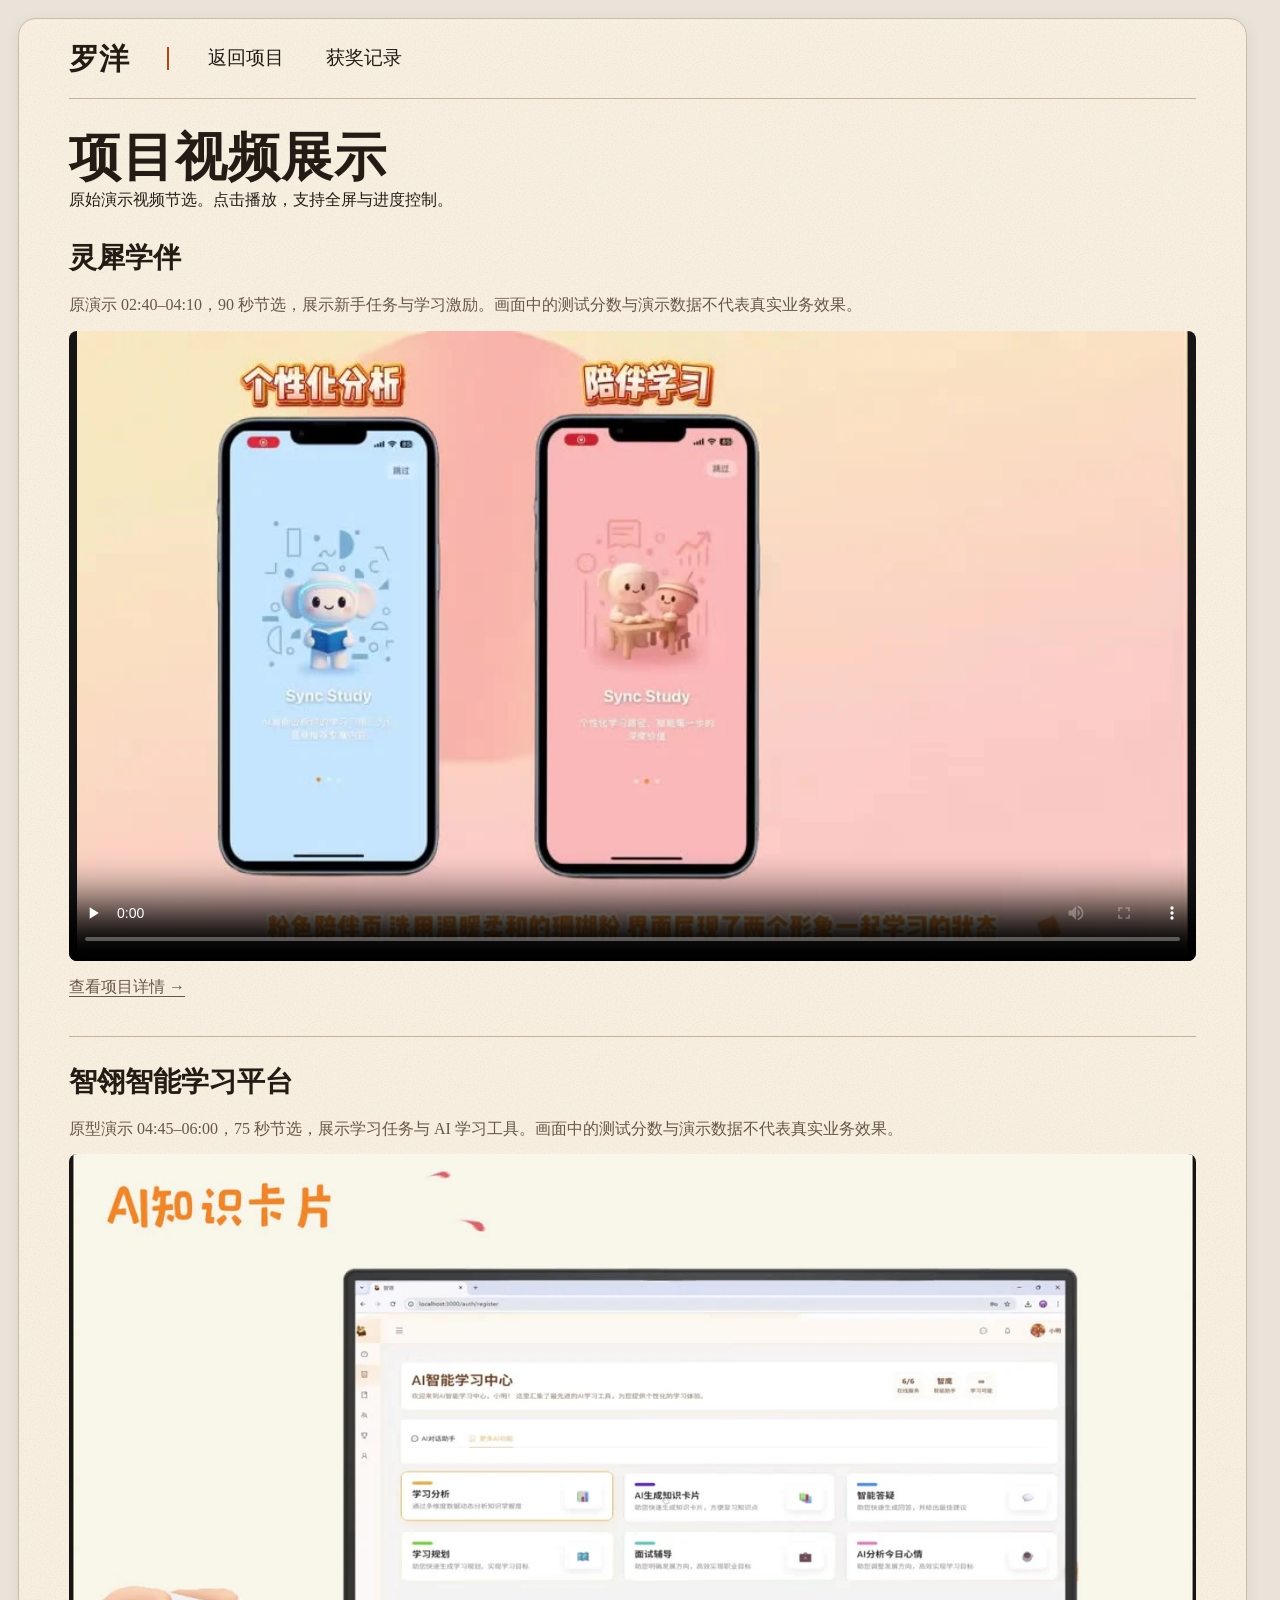
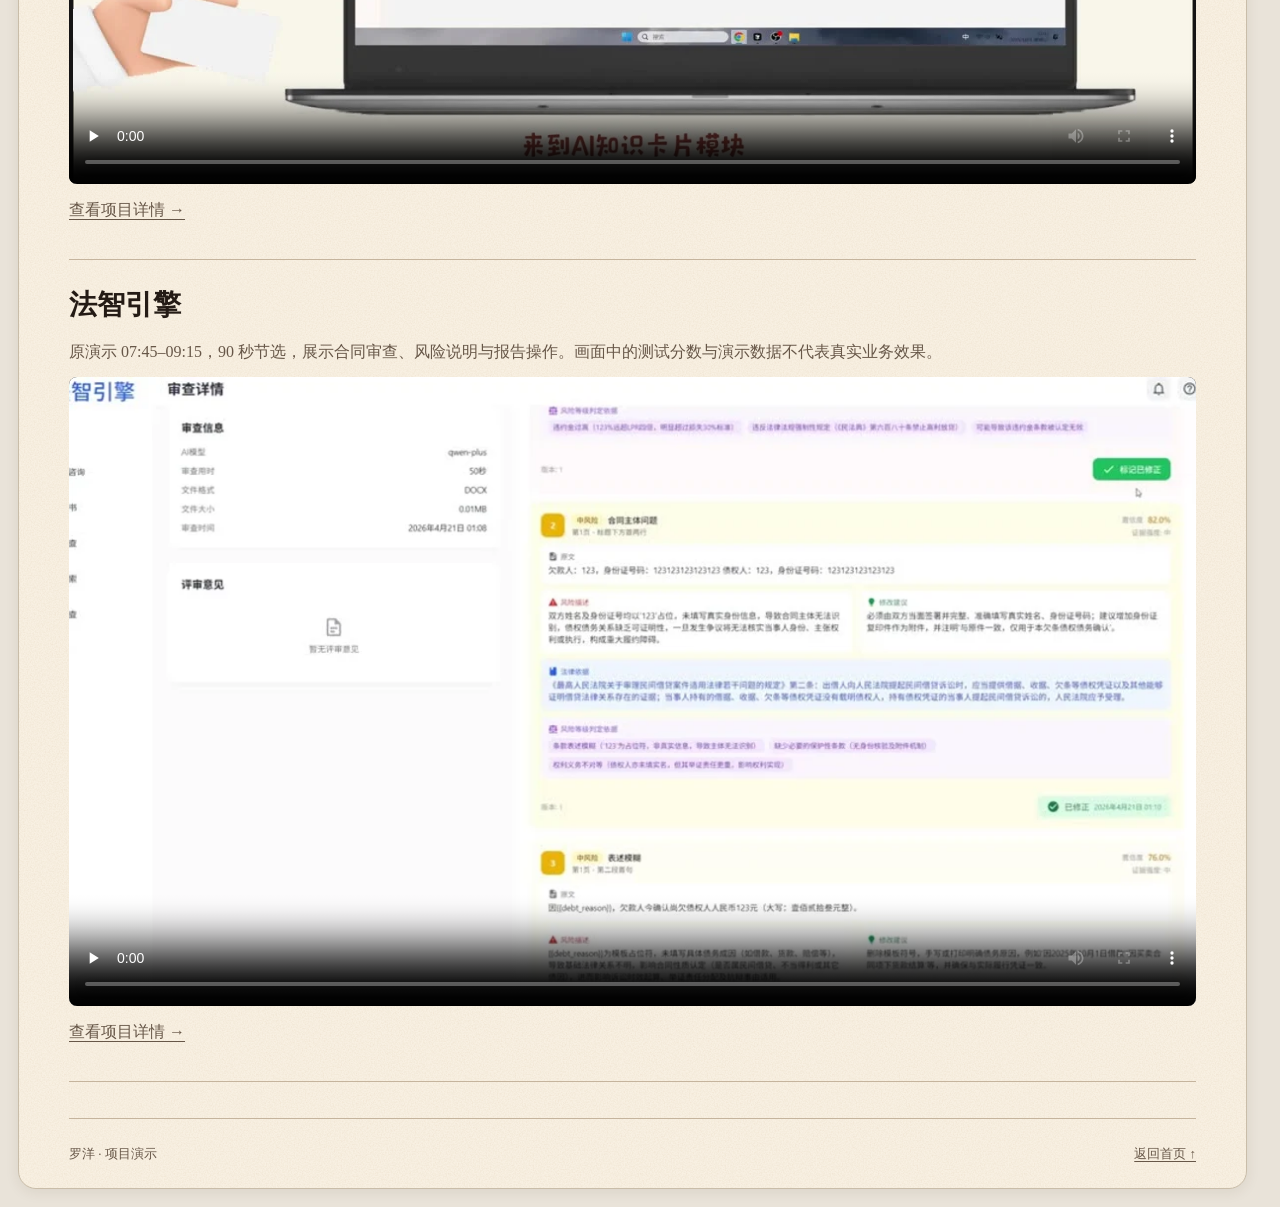
<file: videos.html>
<!doctype html><html lang="zh-CN"><head><meta charset="utf-8"><meta name="viewport" content="width=device-width,initial-scale=1"><title>项目视频展示｜罗洋</title><link rel="stylesheet" href="style.css?v=media-20261112"></head><body><div class="page-shell"><header class="wrap site-header"><a class="wordmark" href="index.html">罗洋</a><nav aria-label="视频页导航"><a href="index.html#projects">返回项目</a><a href="index.html#awards">获奖记录</a></nav></header><main class="wrap video-list"><h1 style="font-size:clamp(32px,6vw,52px);margin-top:30px">项目视频展示</h1><p>原始演示视频节选。点击播放，支持全屏与进度控制。</p><section class="video-entry" id="lingxi"><h2>灵犀学伴</h2><p>原演示 02:40–04:10，90 秒节选，展示新手任务与学习激励。画面中的测试分数与演示数据不代表真实业务效果。</p><video controls playsinline preload="none" poster="assets/lingxi-overview.webp" aria-label="灵犀学伴演示视频"><source src="assets/media/lingxi-demo.mp4" type="video/mp4">当前浏览器不支持内嵌播放，<a href="assets/media/lingxi-demo.mp4">打开演示视频</a>。</video><p><a href="index.html#lingxi">查看项目详情 →</a></p></section><section class="video-entry" id="zhiling"><h2>智翎智能学习平台</h2><p>原型演示 04:45–06:00，75 秒节选，展示学习任务与 AI 学习工具。画面中的测试分数与演示数据不代表真实业务效果。</p><video controls playsinline preload="none" poster="assets/zhiling-overview.webp" aria-label="智翎智能学习平台演示视频"><source src="assets/media/zhiling-demo.mp4" type="video/mp4">当前浏览器不支持内嵌播放，<a href="assets/media/zhiling-demo.mp4">打开演示视频</a>。</video><p><a href="index.html#zhiling">查看项目详情 →</a></p></section><section class="video-entry" id="fazhi"><h2>法智引擎</h2><p>原演示 07:45–09:15，90 秒节选，展示合同审查、风险说明与报告操作。画面中的测试分数与演示数据不代表真实业务效果。</p><video controls playsinline preload="none" poster="assets/fazhi-contract-review.webp" aria-label="法智引擎演示视频"><source src="assets/media/fazhi-demo.mp4" type="video/mp4">当前浏览器不支持内嵌播放，<a href="assets/media/fazhi-demo.mp4">打开演示视频</a>。</video><p><a href="index.html#fazhi">查看项目详情 →</a></p></section></main><footer class="wrap footer"><span>罗洋 · 项目演示</span><a href="index.html">返回首页 ↑</a></footer></div></body></html>
</file>
<file: style.css>
:root {
  color-scheme: light;
  --paper: #f8f0e2;
  --ink: #241b15;
  --quiet: #675748;
  --accent: #ad471b;
  --rule: #c5b49d;
  --serif: "Songti SC", "Noto Serif CJK SC", SimSun, serif;
  --sans: system-ui, "Microsoft YaHei", sans-serif;
}
*, *::before, *::after { box-sizing: border-box; }
body { margin: 0; padding: 18px; color: var(--ink); font: 16px/1.7 var(--serif); background: #e9e3d9; }
.page-shell { max-width: 1320px; margin-inline: auto; border: 1px solid #c9bda9; border-radius: 18px; background: var(--paper) url("assets/paper.svg") repeat; box-shadow: 0 3px 14px #42311a16; overflow: clip; }
a { color: inherit; text-underline-offset: .25em; transition: color .15s ease; }
a:hover { color: var(--accent); }
:focus-visible { outline: 2px solid var(--accent); outline-offset: 4px; }
h1, h2, h3, p { margin: 0; }
img { display: block; max-width: 100%; height: auto; }
.wrap { width: calc(100% - 100px); margin-inline: auto; }
.skip { position: absolute; top: .5rem; left: 1rem; padding: .5rem 1rem; background: var(--paper); transform: translateY(-160%); z-index: 2; }
.skip:focus { transform: translateY(0); }
.site-header { min-height: 80px; display: flex; align-items: center; gap: 38px; border-bottom: 1px solid var(--rule); }
.wordmark { font: 800 30px/1 var(--serif); text-decoration: none; white-space: nowrap; }
nav { display: flex; gap: clamp(16px, 3vw, 36px); align-items: center; }
nav::before { content: ""; height: 23px; width: 2px; background: var(--accent); }
nav a { display: inline-flex; align-items: center; min-height: 44px; padding-inline: 3px; text-decoration: none; font-size: 19px; }
.hero { display: grid; grid-template-columns: 1.05fr 1fr; gap: 10px; align-items: center; padding-block: 38px 34px; min-height: 360px; }
.hero-copy { position: relative; z-index: 1; }
.hero-copy > * { animation: enter .45s ease both; }
.hero-copy .role { animation-delay: .08s; }
.hero-copy .hero-intro { animation-delay: .16s; }
.hero-copy .actions { animation-delay: .24s; }
.hero-art { animation: landscape-in .8s ease .12s both; }
@keyframes landscape-in { from { opacity: 0; transform: translateY(5px); } to { opacity: 1; transform: none; } }
@keyframes enter { from { opacity: 0; transform: translateY(8px); } to { opacity: 1; transform: none; } }
h1 { font: 900 clamp(64px, 8vw, 112px)/1.1 var(--serif); letter-spacing: .02em; }
.role { font: 800 clamp(20px, 2.5vw, 32px)/1.45 var(--serif); margin-top: 12px; white-space: nowrap; }
.role span { color: var(--accent); }
.hero-intro { font-size: 18px; margin-top: 14px; }
.hero-intro::before { content: ""; display: block; width: 45px; height: 3px; margin-bottom: 13px; background: var(--accent); }
.hero-art img { width: 100%; max-height: 330px; object-fit: contain; }
.actions, .profile-links { display: flex; flex-wrap: wrap; gap: 12px; }
.actions { margin-top: 13px; }
.button { display: inline-flex; align-items: center; gap: 18px; min-height: 44px; padding: 4px 0; color: var(--accent); text-decoration: none; }
.button:hover { text-decoration: none; }
.button:active { transform: translateY(1px); }
.section-line { display: flex; align-items: center; gap: 28px; padding-block: 16px 22px; }
.section-line h2 { font: 800 clamp(27px, 3vw, 38px)/1.3 var(--serif); white-space: nowrap; border-left: 5px solid var(--accent); padding-left: 15px; }
.section-line > span { flex: 1; border-bottom: 1px solid var(--rule); color: var(--quiet); font: 11px/1 var(--sans); letter-spacing: .12em; text-align: right; }
.project { display: grid; grid-template-columns: 58px minmax(0, .95fr) minmax(0, 1fr); align-items: center; gap: 25px; padding-block: 24px 28px; border-bottom: 1px solid var(--rule); }
.project-number { color: var(--accent); font: italic 40px/1 Georgia, serif; align-self: start; margin-top: 24px; }
.project-visual { min-height: 270px; display: flex; align-items: center; justify-content: center; gap: 12px; border-left: 1px solid var(--rule); padding-inline: 18px; }
.knowmate-visual a { width: min(43%, 127px); display: block; border-radius: 13px; }
.knowmate-visual img { width: 100%; border: 4px solid #342a24; border-radius: 13px; box-shadow: 0 5px 9px #35241828; }
.face-visual { gap: 9px; }
.face-visual a { width: 32%; display: block; border-radius: 10px; transition: transform .18s ease; }
.project-visual a { transition: transform .18s ease; }
@media (hover: hover) and (pointer: fine) {
  .project-visual a:hover { transform: translateY(-2px); }
  .project-visual a:hover img { box-shadow: 0 8px 14px #35241838; }
}
.face-visual img { width: 100%; border: 3px solid #342a24; border-radius: 10px; box-shadow: 0 5px 9px #35241828; }
.project-copy { min-width: 0; }
.project-copy h3 { font: 800 clamp(25px, 2.6vw, 34px)/1.45 var(--serif); margin-bottom: 10px; }
.project-copy small { display: inline; font-size: .63em; white-space: nowrap; }
.project-copy small span { color: var(--accent); }
.project-copy > p, .about-grid p:not(.about-lead), dd { color: var(--quiet); }
.tags { display: flex; flex-wrap: wrap; gap: 8px; padding: 0; list-style: none; margin-block: 13px 8px; }
.tags li { border-radius: 4px; background: #ebddc7; padding: 3px 10px; font: 12px/1.6 var(--sans); }
summary { cursor: pointer; color: var(--accent); font-weight: 700; min-height: 44px; padding-block: 10px; list-style: none; }
summary::-webkit-details-marker { display: none; }
summary span { display: inline-block; margin-left: 8px; transition: transform .16s ease; }
summary:hover { text-decoration: underline; }
summary:hover span { transform: translateX(3px); }
details[open] > summary span { transform: rotate(90deg); }
dl { font: 14px/1.8 var(--sans); margin: 0; }
dt { font-weight: 700; }
dd { margin: 0 0 8px; }
.related { display: flex; align-items: center; flex-wrap: wrap; gap: 0 23px; padding-block: 16px 30px; font-size: 14px; }
.related h3 { font-size: 16px; }
.related a, .profile-links a, .footer a { display: inline-flex; align-items: center; min-height: 44px; gap: .35em; }
.about { padding-top: 8px; }
.about-grid { display: grid; grid-template-columns: 1fr 1fr; gap: 50px; padding-block: 20px 45px; }
.about-lead { font: 800 clamp(24px, 2.7vw, 34px)/1.5 var(--serif); }
.profile-links { margin-top: 8px; gap: 0 20px; }
.footer { border-top: 1px solid var(--rule); min-height: 70px; display: flex; align-items: center; justify-content: space-between; color: var(--quiet); font-size: 13px; }
@media (max-width: 1000px) and (min-width: 701px) {
  .wrap { width: calc(100% - 64px); }
  .project { grid-template-columns: 40px minmax(0, .9fr) minmax(0, 1fr); gap: 16px; }
  .project-visual { padding-inline: 10px; gap: 7px; min-height: 220px; }
  .role { white-space: normal; }
}
@media (max-width: 700px) {
  body { padding: 8px; }
  .page-shell { border-radius: 14px; }
  .wrap { width: calc(100% - 34px); }
  .site-header { min-height: 58px; gap: 14px; justify-content: space-between; }
  .wordmark { font-size: 22px; }
  nav { gap: 10px; }
  nav::before { height: 17px; width: 1px; }
  nav a { font-size: 13px; }
  .hero { grid-template-columns: 1fr; padding-block: 28px 6px; gap: 0; min-height: 0; }
  h1 { font-size: 51px; }
  .role { font-size: clamp(17px, 4.5vw, 22px); margin-top: 5px; }
  .hero-intro { font-size: 14px; margin-top: 8px; }
  .hero-intro::before { margin-bottom: 10px; width: 32px; height: 2px; }
  .actions { margin-top: 4px; font-size: 13px; gap: 22px; }
  .hero-art { width: min(100%, 340px); margin: -6px auto 0; }
  .hero-art img { max-height: 140px; object-fit: contain; }
  .section-line { gap: 16px; padding-block: 12px; }
  .section-line h2 { font-size: 25px; padding-left: 10px; border-left-width: 4px; }
  .project { grid-template-columns: 27px minmax(0, 1fr); gap: 8px 10px; align-items: start; padding-block: 18px 14px; }
  .project-number { grid-column: 1; grid-row: 1; font-size: 23px; margin-top: 4px; }
  .project-copy { display: contents; }
  .project-copy h3 { grid-column: 2; grid-row: 1; font-size: 23px; margin: 0; line-height: 1.35; }
  .project-copy > p { grid-column: 2; grid-row: 2; font-size: 14px; }
  .project-copy .tags { grid-column: 2; grid-row: 3; margin: 2px 0 6px; gap: 5px; }
  .tags li { font-size: 10px; padding: 2px 6px; }
  .project-visual { grid-column: 2; grid-row: 4; min-height: 0; border: 0; padding: 10px 0 5px; gap: 10px; }
  .knowmate-visual a { width: min(41%, 115px); }
  .knowmate-visual img { border-width: 3px; }
  .face-visual { gap: 7px; }
  .face-visual img { border-width: 2px; border-radius: 8px; }
  .project-copy > details { grid-column: 2; grid-row: 5; }
  summary { font-size: 15px; }
  .related { gap: 0 14px; padding-block: 12px 20px; }
  .related h3 { flex: 1 0 100%; }
  .about-grid { grid-template-columns: 1fr; gap: 18px; padding-block: 12px 30px; }
  .about-lead { font-size: 23px; }
  .about-grid p:not(.about-lead) { font-size: 14px; }
  .profile-links { font-size: 14px; }
  .footer { font-size: 12px; }
}
@media (max-width: 365px) {
  .wrap { width: calc(100% - 28px); }
  nav { gap: 6px; }
  .site-header { gap: 8px; }
  .project-copy h3 { font-size: 21px; }
}

/* Pointer and keyboard feedback. */
.project-visual a img { transition: box-shadow .18s ease; }
.button { position: relative; }
.button::after {
  content: ""; position: absolute; left: 0; right: 0; bottom: 4px;
  height: 1px; background: currentColor; transform: scaleX(0);
  transform-origin: left; transition: transform .2s ease;
}
.button:hover::after, .button:focus-visible::after { transform: scaleX(1); }
html { scrollbar-gutter: stable; }
nav a { position: relative; }
nav a::after {
  content: ""; position: absolute; left: 3px; right: 3px; bottom: 5px;
  height: 2px; background: var(--accent); transform: scaleX(0);
  transform-origin: left; transition: transform .2s ease;
}
nav a:hover::after, nav a:focus-visible::after, nav a[aria-current="location"]::after { transform: scaleX(1); }
nav a[aria-current="location"] { color: var(--accent); }
.project-visual a:active { transform: translateY(1px); }
body.viewer-open { overflow: hidden; }
.image-viewer {
  width: min(960px, calc(100% - 32px)); height: min(940px, calc(100dvh - 32px));
  max-height: calc(100dvh - 32px); padding: 18px; border: 1px solid var(--rule);
  border-radius: 12px; background: var(--paper); color: var(--ink); overflow: hidden;
}
.image-viewer[open] { display: flex; flex-direction: column; gap: 12px; animation: preview-in .18s ease both; }
.image-viewer::backdrop { background: #211910cf; animation: backdrop-in .18s ease both; }
@keyframes preview-in { from { opacity: 0; transform: scale(.98); } to { opacity: 1; transform: none; } }
@keyframes backdrop-in { from { opacity: 0; } to { opacity: 1; } }
.viewer-header { display: flex; justify-content: space-between; align-items: center; gap: 12px; }
.viewer-header h2 { font: 700 20px/1.4 var(--serif); }
.viewer-header p { font: 13px/1.5 var(--sans); color: var(--quiet); }
.viewer-header form { margin: 0; flex-shrink: 0; }
.viewer-button {
  min-width: 44px; min-height: 44px; padding: 8px 12px; border: 1px solid var(--rule);
  border-radius: 5px; background: transparent; color: var(--ink); cursor: pointer;
  font: 14px/1.5 var(--sans); transition: background .15s ease;
}
.viewer-button:hover { background: #ebddc7; }
.viewer-button:active { transform: translateY(1px); }
.viewer-stage { flex: 1; min-height: 0; display: grid; place-items: center; position: relative; }
.viewer-image { width: 100%; height: 100%; min-height: 0; object-fit: contain; }
.viewer-stage.is-loading .viewer-image, .viewer-stage.has-error .viewer-image { visibility: hidden; }
.viewer-status { position: absolute; text-align: center; padding: 12px; font: 14px/1.6 var(--sans); }
.viewer-controls { display: flex; justify-content: space-between; align-items: center; gap: 8px; }
.viewer-original { display: inline-flex; align-items: center; min-height: 44px; font: 14px/1.5 var(--sans); }
@media (max-width: 700px) {
  .image-viewer { padding: 12px; width: calc(100% - 16px); height: calc(100dvh - 16px); max-height: calc(100dvh - 16px); }
  .viewer-header h2 { font-size: 17px; }
  .viewer-button { padding-inline: 8px; font-size: 13px; }
  .viewer-original { font-size: 13px; }
}
@media (prefers-reduced-motion: reduce) {
  *, *::before, *::after { animation: none !important; transition: none !important; }
}

/* Transparent illustration and vector buttons extracted from the supplied reference. */
.actions { gap: 12px; margin-top: 20px; }
.actions .button { justify-content: center; gap: 10px; min-width: 125px; padding: 9px 18px; border: 1px solid #8d7c68; border-radius: 9px; color: var(--ink); font: 700 20px/1.4 var(--serif); transition: background .16s ease, transform .16s ease; }
.actions .button img { width: 24px; height: 24px; flex: none; }
.actions .button::after { content: none; }
.actions .button:hover { background: #f1dfc5; }
.actions .primary { color: #fff8ee; background: #d9500e; border-color: #d9500e; }
.actions .primary:hover { background: #b54009; border-color: #b54009; }
.hero-intro { width: fit-content; max-width: 100%; }
.hero-intro::after { content: ""; display: block; width: 125px; height: 24px; margin: 3px 0 0 auto; background: url("assets/extracted/accent-brush.svg") center/contain no-repeat; }
@media (max-width: 1000px) and (min-width: 701px) { .actions { gap: 8px; } .actions .button { min-width: 90px; padding-inline: 10px; font-size: 17px; } }
@media (max-width: 700px) { .actions { gap: 8px; margin-top: 10px; } .actions .button { min-width: 0; flex: 1; gap: 7px; padding: 9px 8px; font-size: 17px; } .actions .button img { width: 21px; height: 21px; } .hero-art { margin: 14px auto 8px; } }

/* Resume content follows the existing paper and ink layout. */
.availability { color: var(--quiet); font: 14px/1.8 var(--sans); margin-top: 8px; }
.project-copy .project-meta { color: var(--quiet); font: 12px/1.8 var(--sans); margin-bottom: 10px; }
.project-source { display: inline-flex; align-items: center; min-height: 44px; color: var(--accent); font-size: 14px; }
.web-visual { margin: 0; flex-direction: column; }
.web-visual a { display: block; width: 100%; }
.web-visual img { width: 100%; border: 1px solid var(--rule); border-radius: 7px; }
.web-visual figcaption, .workflow-caption { color: var(--quiet); font: 12px/1.7 var(--sans); }
.workflow-visual { flex-direction: column; align-items: stretch; }
.workflow-label { color: var(--accent); font: 700 19px/1.5 var(--serif); }
.workflow-steps { margin: 0; padding: 0; list-style: none; }
.workflow-steps li { padding: 13px 0; border-bottom: 1px solid var(--rule); font: 700 18px/1.6 var(--serif); }
.workflow-steps span { display: block; color: var(--quiet); font: 11px/1.7 var(--sans); }
.skills, .education, .contact { padding-top: 16px; }
.skill-grid { display: grid; grid-template-columns: repeat(2, minmax(0, 1fr)); gap: 0 48px; }
.skill-grid article { padding: 20px 0; border-bottom: 1px solid var(--rule); }
.skill-grid h3, .education h3 { font: 700 24px/1.5 var(--serif); }
.skill-grid p { color: var(--quiet); font: 14px/1.9 var(--sans); margin-top: 8px; }
.skill-grid .skill-keywords { color: var(--accent); font-size: 13px; }
.stack-context { padding-block: 16px 28px; color: var(--quiet); font: 13px/1.9 var(--sans); }
.education-content { display: flex; flex-wrap: wrap; justify-content: space-between; gap: 20px; padding-block: 16px 34px; }
.education h3 span { color: var(--quiet); font-size: 17px; margin-left: 12px; }
.education-content p { color: var(--quiet); font: 14px/1.9 var(--sans); margin-top: 5px; }
.school-field { min-width: 120px; }
.school-field dt { color: var(--quiet); font-weight: 400; }
.contact { padding-bottom: 40px; }
.contact-intro { color: var(--quiet); }
.contact-links { display: flex; flex-wrap: wrap; gap: 12px 48px; margin-top: 16px; }
.contact-links a { display: flex; flex-direction: column; justify-content: center; min-height: 60px; text-decoration: none; overflow-wrap: anywhere; font: 18px/1.7 var(--sans); }
.contact-links span { font-size: 12px; color: var(--quiet); }
@media (max-width: 700px) {
  nav { gap: 8px; }
  nav::before { content: none; }
  .availability { font-size: 12px; }
  .project-copy .project-meta { grid-column: 2; grid-row: 2; margin-bottom: 0; font-size: 11px; }
  .project-copy > p:not(.project-meta) { grid-row: 3; }
  .project-copy .tags { grid-row: 4; }
  .project-visual { grid-row: 5; }
  .project-copy > details { grid-row: 6; }
  .skill-grid { grid-template-columns: 1fr; gap: 0; }
  .skill-grid h3, .education h3 { font-size: 21px; }
  .skill-grid article { padding-block: 16px; }
  .education h3 span { font-size: 14px; }
  .contact-intro { font-size: 14px; }
  .contact-links { gap: 12px 24px; }
  .contact-links a { font-size: 16px; }
}

.feature-list { display: flex; flex-wrap: wrap; gap: 5px 14px; list-style: none; padding: 0; margin: 10px 0; color: var(--ink); font: 14px/1.8 var(--sans); }
.feature-list li::before { content: "· "; color: var(--accent); }
.project-links { display: flex; flex-wrap: wrap; gap: 0 18px; margin-top: 8px; }
.project-links a { display: inline-flex; align-items: center; min-height: 44px; color: var(--accent); font-size: 14px; }
.award-grid { display: grid; grid-template-columns: repeat(2,minmax(0,1fr)); gap: 32px; padding-block: 12px 36px; }
.award-grid article { min-width: 0; }
.award-grid img { width: 100%; height: 230px; object-fit: contain; background: #eee5d4; border: 1px solid var(--rule); border-radius: 6px; }
.award-grid h3 { font: 700 20px/1.6 var(--serif); margin-block: 8px; }
.award-grid p { color: var(--quiet); font: 12px/1.8 var(--sans); overflow-wrap: anywhere; }
.award-grid .award-date { color: var(--accent); margin-top: 14px; }
.video-list { padding-bottom: 36px; }
.video-entry { padding-block: 24px; border-bottom: 1px solid var(--rule); scroll-margin-top: 20px; }
.video-entry h2 { font: 700 28px/1.5 var(--serif); }
.video-entry p { color: var(--quiet); margin-block: 12px; }
.video-entry video { display: block; width: 100%; max-height: 70vh; background: #161515; border-radius: 8px; }
@media(max-width:700px){
 .site-header nav { flex-wrap: wrap; justify-content: flex-end; gap: 0 8px; }
 .site-header { gap: 10px; }
 .feature-list { grid-column: 2; grid-row: 4; font-size: 12px; margin-block: 2px 5px; }
 .project-copy .tags { grid-row: 5; }
 .project-visual { grid-row: 6; }
 .project-copy > details { grid-row: 7; }
 .project-links { grid-column: 2; grid-row: 8; gap: 0 14px; margin-top: 0; }
 .award-grid { grid-template-columns: 1fr; gap: 24px; }
 .award-grid img { height: auto; }
 .award-grid h3 { font-size: 18px; }
 .video-entry h2 { font-size: 23px; }
}

/* Award details preserve the certificate's competition and level. */
.awards-intro { color: var(--quiet); max-width: 62ch; }
.awards-overview { margin-block: 12px 22px; color: var(--accent); font: 700 16px/1.8 var(--sans); }
.awards-overview span { display: block; font: 12px/1.8 var(--sans); color: var(--quiet); }
.award-grid { gap: 30px 36px; }
.award-record { border-bottom: 1px solid var(--rule); padding-bottom: 20px; }
.award-image { display: block; }
.award-grid h3 { margin-block: 7px; font-size: 21px; }
.award-grid .award-subtitle { color: var(--ink); font-weight: 600; }
.award-grid .award-practice { color: var(--quiet); font: 14px/1.9 var(--sans); margin-top: 12px; }
.award-practice strong { display: block; color: var(--ink); font-size: 12px; margin-bottom: 4px; }
.award-record details p { font: 13px/1.9 var(--sans); margin-bottom: 7px; }
.award-links { display: flex; flex-wrap: wrap; gap: 0 18px; }
.award-links a { display: inline-flex; align-items: center; min-height: 44px; color: var(--accent); font-size: 13px; }
@media(max-width:700px){.award-grid h3{font-size:19px}.award-grid .award-practice{font-size:13px}.award-grid img{height:220px}.awards-overview{font-size:14px}}
</file>
<file: profile.css>
/* Homepage composition; shared video-page styles remain in style.css. */
.portfolio-concise { padding: 0; background: #f8eddd url("assets/restored/paper.svg") repeat; }
.portfolio-concise .page-shell { max-width: 1920px; border: 0; border-radius: 0; box-shadow: none; background: transparent; overflow: clip; }
.portfolio-concise .wrap { width: calc(100% - 112px); max-width: 1760px; }
.portfolio-concise .site-header { min-height: 72px; justify-content: space-between; gap: 24px; }
.portfolio-concise .wordmark { border-left: 5px solid var(--accent); padding-left: 16px; font-size: 28px; }
.portfolio-concise nav { gap: 32px; }
.portfolio-concise nav::before { content: none; }
.portfolio-concise nav a { font-size: 18px; }
.portfolio-concise .resume-link { color: var(--accent); border: 1px solid var(--accent); border-radius: 7px; padding-inline: 16px; gap: 10px; }
.profile-hero { grid-template-columns: minmax(0, 1.65fr) minmax(0, 1fr); gap: 25px; padding-block: 26px 24px; min-height: 292px; }
.profile-heading { display: flex; align-items: center; gap: 34px; }
.field-label { font: 700 15px/1.5 var(--serif); color: var(--quiet); }
.profile-name h1 { position: relative; width: fit-content; font-size: 76px; line-height: 1.1; margin-top: 4px; white-space: nowrap; }
.profile-name h1::after { content: ""; display: block; height: 12px; width: 100%; background: url("assets/restored/accent-brush.svg") center/100% 100% no-repeat; }
.profile-intent { border-left: 1px solid var(--rule); padding-left: 34px; }
.profile-intent .field-label { width: fit-content; background: #ebddc780; border-radius: 5px; padding: 1px 9px; }
.profile-intent .role { font-size: 29px; margin-top: 8px; white-space: normal; }
.internship-type { display: inline-block; white-space: nowrap; }
.profile-details { display: flex; align-items: flex-end; gap: 24px; margin-top: 12px; }
.profile-facts { flex: 1; min-width: 0; margin: 0; font: 16px/1.8 var(--serif); }
.profile-facts > div { display: grid; grid-template-columns: max-content minmax(0, 1fr); gap: 8px; }
.profile-facts dt { color: var(--ink); white-space: nowrap; }
.profile-facts dt::after { content: "："; }
.profile-facts dd { margin: 0; color: var(--ink); overflow-wrap: anywhere; }
.profile-facts dd span { white-space: nowrap; }
.profile-facts a { text-decoration: none; }
.profile-hero .actions { margin: 0; flex: none; }
.profile-hero .actions .button { min-width: 0; min-height: 44px; font-size: 17px; padding: 7px 14px; gap: 8px; white-space: nowrap; }
.profile-hero .actions .button img { width: 22px; height: 22px; }
.profile-hero .hero-art { width: 100%; margin: 0; }
.profile-hero .hero-art img { width: 100%; max-height: 238px; object-fit: contain; }
.core-skills { display: grid; grid-template-columns: auto repeat(4, minmax(0, 1fr)) auto; align-items: center; gap: 20px; padding-block: 20px; border-block: 1px solid var(--rule); }
.core-skills h2 { border-left: 5px solid var(--accent); padding-left: 15px; white-space: nowrap; font: 800 31px/1.35 var(--serif); }
.core-skill { border-left: 1px solid var(--rule); padding-left: 20px; min-width: 0; }
.core-skill h3 { font-size: 21px; line-height: 1.4; }
.core-skill p { color: var(--quiet); font-size: 14px; line-height: 1.8; }
.core-skill .core-keywords { color: var(--accent); font-size: 13px; }
.full-skills-link { display: flex; align-items: center; gap: 10px; min-height: 44px; color: var(--accent); text-decoration: none; font-size: 15px; white-space: nowrap; }

.portfolio-concise { --card-fill: #fff8ec55; --section-gap: 48px; --card-gap: 24px; }
.portfolio-concise .wordmark { display: flex; align-items: center; min-height: 44px; }
.profile-facts a { display: inline-flex; align-items: center; min-height: 44px; }
.portfolio-stage { display: flex; flex-direction: column; gap: 32px; padding-top: 32px; }
.portfolio-stage > section { width: 100%; min-width: 0; }
.portfolio-concise .section-line { gap: 24px; padding-block: 0 24px; }
.portfolio-concise .section-line h2 { font-size: 32px; }
.section-description { color: var(--quiet); border-left: 1px solid var(--rule); padding-left: 24px; font-size: 16px; }
.project-grid { display: grid; grid-template-columns: minmax(0, 1fr); gap: var(--card-gap); align-items: stretch; }
.project-grid .project { position: relative; display: grid; grid-template-columns: minmax(0, 1fr); align-items: start; gap: 10px; min-width: 0; padding: 24px; border: 1px solid var(--rule); border-radius: 8px; background: var(--card-fill); }
.project-grid .project-number { position: absolute; top: 26px; left: 24px; margin: 0; font-size: 26px; }
.project-grid .project-copy { display: contents; }
.project-grid .project-copy h3 { grid-column: 1; grid-row: 1; padding-left: 42px; margin: 0; font-size: 28px; line-height: 1.35; overflow-wrap: anywhere; }
.project-grid .project-copy small { display: block; margin-top: 5px; font: 16px/1.5 var(--serif); white-space: normal; }
.project-grid .project-copy .project-meta { grid-column: 1; grid-row: 2; margin: 0; font: 14px/1.7 var(--serif); }
.project-grid .project-copy > p:not(.project-meta) { grid-column: 1; grid-row: 3; color: var(--quiet); font: 16px/1.8 var(--serif); }
.project-overview strong, .project-contribution strong { margin-right: 6px; color: var(--ink); }
.project-overview strong::after, .project-contribution strong::after { content: "："; }
.project-grid .feature-list { grid-column: 1; grid-row: 4; gap: 4px 12px; margin: 0; font: 16px/1.8 var(--serif); }
.project-grid .project-copy > p.project-contribution { grid-column: 1; grid-row: 5; color: var(--ink); }
.project-grid .tags { grid-column: 1; grid-row: 6; gap: 6px; margin: 2px 0 0; }
.project-grid .tags li { max-width: 100%; padding: 2px 9px; font-size: 13px; }
.project-grid .project-visual { grid-column: 1; grid-row: 7; min-height: 0; margin: 0; padding: 12px 0 0; border: 0; gap: 8px; }
.project-grid .knowmate-visual a { width: 48%; max-width: 180px; }
.project-grid .face-visual a { width: 32%; max-width: 150px; }
.project-grid .knowmate-visual img, .project-grid .face-visual img { width: 100%; height: auto; max-height: 340px; border: 0; border-radius: 0; box-shadow: none; object-fit: contain; }
.project-grid .project-visual a:hover img { box-shadow: none; }
.project-grid .web-visual { gap: 12px; }
.project-grid .web-visual img { border: 0; border-radius: 0; }
.project-grid .project-copy > details { grid-column: 1; grid-row: 8; }
.project-grid summary { min-height: 44px; padding-block: 10px; font-size: 16px; }
.project-grid .project-links { grid-column: 1; grid-row: 9; }
.project-grid .project-links a, .project-grid .project-source { font-size: 15px; }
.project-grid dl, .project-grid .detail-intro { font: 16px/1.8 var(--sans); }
.project-grid .detail-intro { margin-bottom: 12px; color: var(--quiet); }
.project-grid .workflow-label { font-size: 19px; }
.project-grid .workflow-steps li { font-size: 17px; }
.project-grid .workflow-steps span, .project-grid figcaption, .project-grid .workflow-caption { font-size: 13px; }
.portfolio-stage .awards { padding-top: 24px; border-top: 1px solid var(--rule); }
.portfolio-stage .award-grid { display: grid; grid-template-columns: minmax(0, 1fr); gap: 32px 24px; padding: 0; align-items: start; }
.portfolio-stage .award-record { min-width: 0; padding-bottom: 12px; border-bottom: 1px solid var(--rule); }
.portfolio-stage .award-image { display: grid; place-items: center; min-height: 180px; }
.portfolio-stage .award-image img { width: 100%; height: 180px; max-height: none; border: 0; border-radius: 0; background: transparent; object-fit: contain; }
.portfolio-stage .award-record h3 { min-height: 1.5em; margin: 14px 0 5px; font: 700 18px/1.5 var(--serif); }
.portfolio-stage .award-date { min-height: 3.4em; margin: 0; color: var(--accent); font: 14px/1.7 var(--serif); }
.portfolio-stage .award-record > details > summary { min-height: 44px; font-size: 15px; }
.portfolio-stage .award-record details p { margin-block: 9px; font: 15px/1.8 var(--sans); }
.portfolio-stage .award-competition { font-weight: 700; color: var(--ink); }
.portfolio-stage .award-links { gap: 0 12px; }
.portfolio-stage .award-links a { font-size: 14px; }
.collection-more { margin-top: 8px; }
.collection-more > summary { display: flex; align-items: center; justify-content: flex-end; gap: 8px; min-height: 48px; padding: 10px 4px; color: var(--accent); font-size: 16px; }
.collection-more > summary .collection-label { margin: 0; transform: none; }
.collection-more > summary .label-open { display: none; }
.collection-more[open] > summary .label-open { display: inline; }
.collection-more[open] > summary .label-closed { display: none; }
.collection-more > summary .collection-arrow { margin: 0; transform: none; }
.collection-more[open] > summary .collection-arrow { transform: rotate(180deg); }
.collection-more .additional-project-grid, .collection-more .additional-award-grid { margin-top: 16px; }
.portfolio-profile { margin-top: var(--section-gap); }
.portfolio-profile > section { padding-top: 24px; }
.portfolio-profile .skill-grid p { font-size: 16px; line-height: 1.8; }
.portfolio-profile .skill-grid .skill-keywords { font-size: 14px; }
.portfolio-profile .stack-context { font-size: 14px; }
.portfolio-concise .footer { margin-top: 20px; }
.portfolio-address { letter-spacing: .05em; font-size: 15px; }
@media (min-width: 640px) {
  .portfolio-stage .award-grid { grid-template-columns: repeat(2, minmax(0, 1fr)); }
}
@media (min-width: 701px) {
  .project-grid .project { grid-template-columns: minmax(0, 1fr) minmax(0, 1fr); align-items: center; gap: 24px; padding: 32px 24px; min-height: 380px; }
  .project-grid .project-copy { display: block; min-width: 0; grid-column: 2; grid-row: 1; }
  .project-grid .project-copy h3 { padding: 0; font-size: 32px; }
  .project-grid .project-copy .project-meta { margin-block: 12px 8px; }
  .project-grid .project-copy > p, .project-grid .feature-list { margin-block: 8px; }
  .project-grid .project-copy .tags { margin-block: 12px 4px; }
  .project-grid .project-visual { grid-column: 1; grid-row: 1; min-height: 320px; padding: 0; }
}
@media (min-width: 1280px) {
  .project-grid { grid-template-columns: repeat(2, minmax(0, 1fr)); }
  .portfolio-stage .award-grid { grid-template-columns: repeat(4, minmax(0, 1fr)); }
}
@media (max-width: 1450px) {
  .portfolio-concise .wrap { width: calc(100% - 64px); }
  .profile-hero { grid-template-columns: minmax(0, 1.8fr) minmax(0, 1fr); }
  .profile-details { flex-wrap: wrap; gap: 10px; }
  .profile-facts { flex-basis: 100%; }
  .profile-name h1 { font-size: 66px; }
  .profile-intent .role { font-size: 25px; }
  .core-skills { gap: 14px; }
  .core-skills h2 { font-size: 28px; }
  .core-skill { padding-left: 14px; }
  .core-skill h3 { font-size: 18px; }
  .core-skill p, .core-skill .core-keywords, .full-skills-link { font-size: 14px; }
}
@media (max-width: 1279px) {
  .core-skills { grid-template-columns: repeat(4, minmax(0, 1fr)); }
  .core-skills h2 { grid-column: 1 / -1; }
  .full-skills-link { grid-column: 1 / -1; justify-self: end; }
}
@media (max-width: 700px) {
  .portfolio-concise .wrap { width: calc(100% - 30px); }
  .portfolio-concise .site-header { min-height: 68px; gap: 12px; flex-wrap: wrap; padding-block: 10px; }
  .portfolio-concise .wordmark { font-size: 23px; padding-left: 10px; border-left-width: 4px; }
  .portfolio-concise .site-header nav { justify-content: flex-start; flex-wrap: wrap; gap: 0 12px; }
  .portfolio-concise nav a { font-size: 14px; }
  .portfolio-concise .resume-link { padding-inline: 9px; }
  .profile-hero { grid-template-columns: 1fr; padding-block: 24px 15px; gap: 12px; min-height: 0; }
  .profile-heading { display: grid; grid-template-columns: 120px minmax(0, 1fr); gap: 18px; }
  .field-label { font-size: 14px; }
  .profile-name h1 { font-size: 57px; }
  .profile-intent { padding-left: 17px; }
  .profile-intent .role { font-size: 20px; line-height: 1.5; }
  .profile-details { margin-top: 14px; }
  .profile-facts { font-size: 16px; line-height: 1.8; }
  .profile-facts > div { gap: 5px; }
  .profile-facts dd span { white-space: normal; }
  .profile-hero .actions { margin-top: 5px; }
  .profile-hero .actions .button { flex: none; padding-inline: 14px; font-size: 16px; }
  .profile-hero .hero-art { max-width: 370px; margin: 0 auto; }
  .profile-hero .hero-art img { max-height: 140px; }
  .core-skills { grid-template-columns: repeat(2, minmax(0, 1fr)); padding-block: 20px; gap: 20px 14px; }
  .core-skills h2 { font-size: 28px; padding-left: 11px; }
  .core-skill { padding-left: 10px; }
  .core-skill h3 { font-size: 18px; }
  .core-skill p, .core-skill .core-keywords { font-size: 14px; }
  .portfolio-stage { --section-gap: 32px; padding-top: 24px; }
  .portfolio-concise .section-line { flex-wrap: wrap; gap: 12px; padding-bottom: 20px; }
  .portfolio-concise .section-line h2 { font-size: 28px; }
  .section-description { width: 100%; border: 0; padding-left: 15px; font-size: 14px; }
  .project-grid .project { padding: 24px 18px; }
  .project-grid .project-number { left: 18px; }
  .portfolio-stage .awards { padding-top: 28px; }
  .portfolio-stage .award-record h3, .portfolio-stage .award-date { min-height: 0; }
  .portfolio-profile { margin-top: 32px; }
  .portfolio-concise .footer { flex-wrap: wrap; gap: 4px 15px; padding-block: 14px; }
  .portfolio-address { order: 3; width: 100%; font-size: 14px; }
}
</file>
